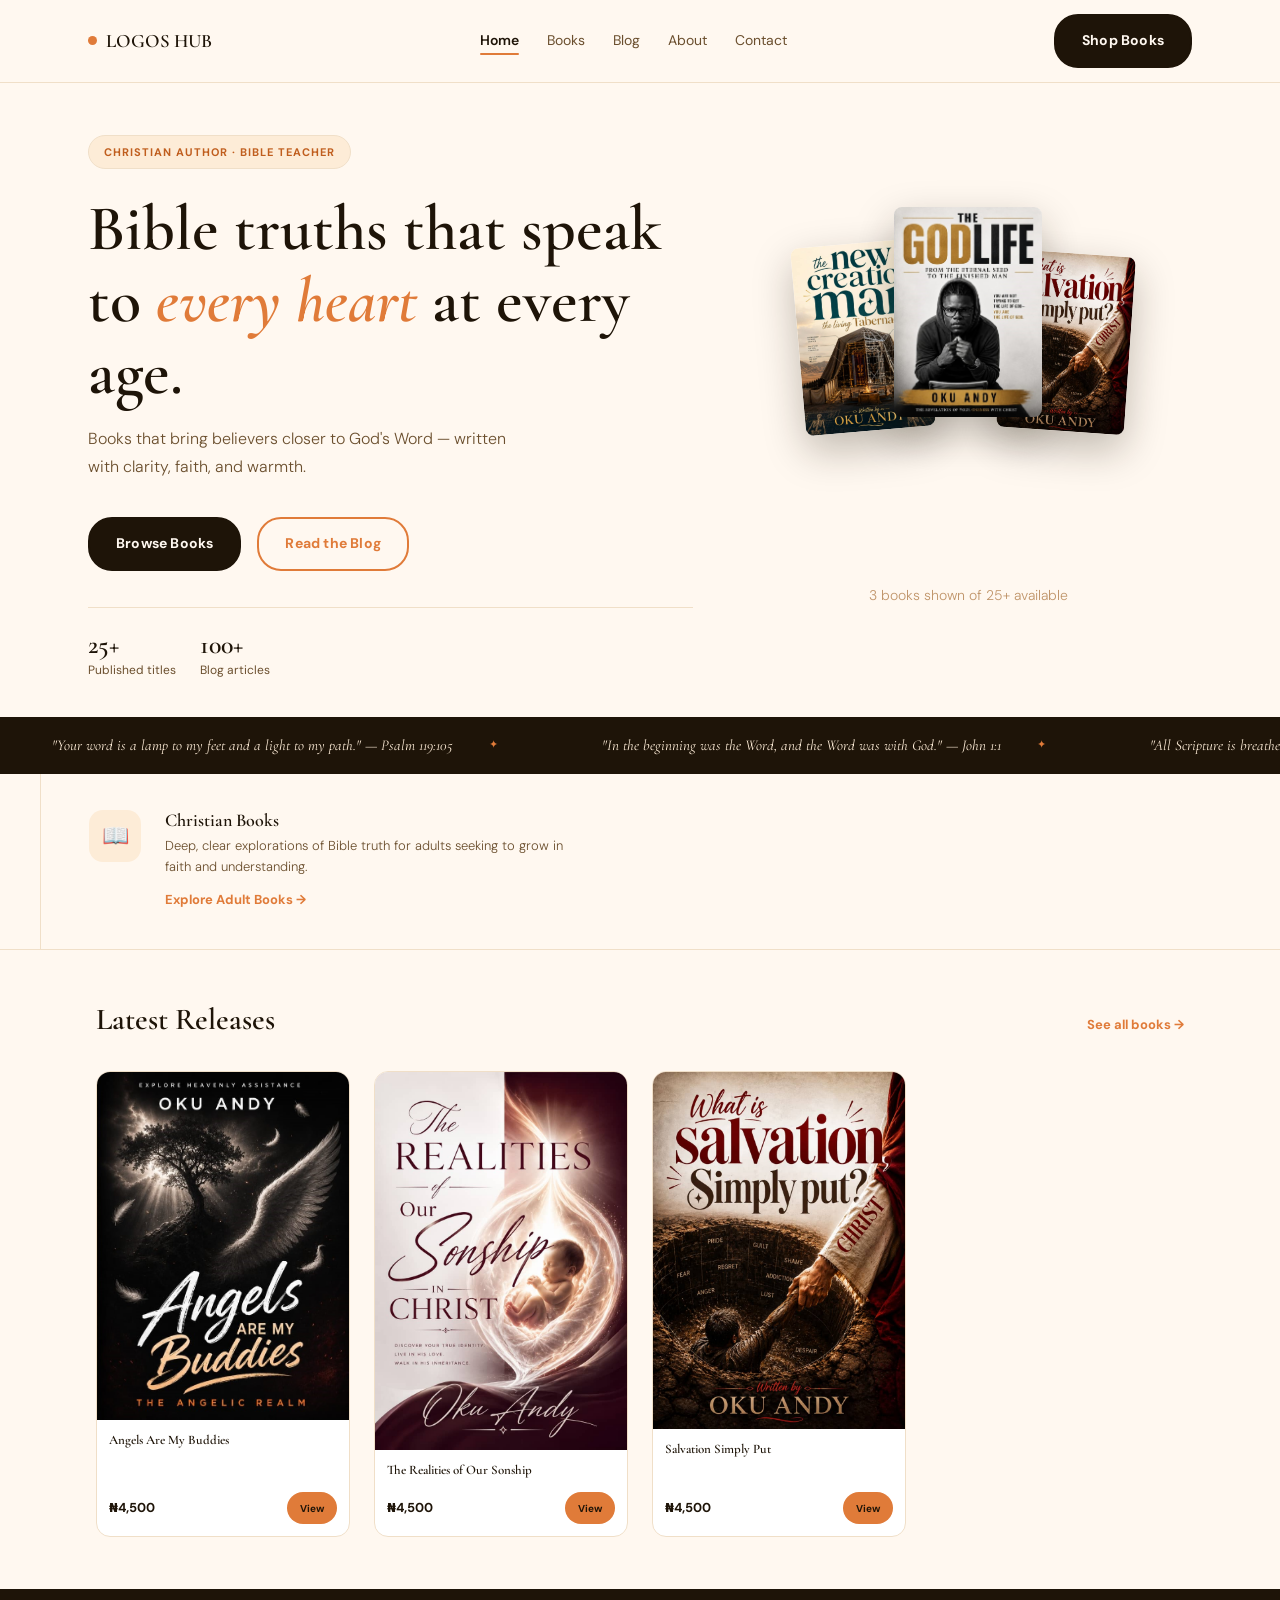
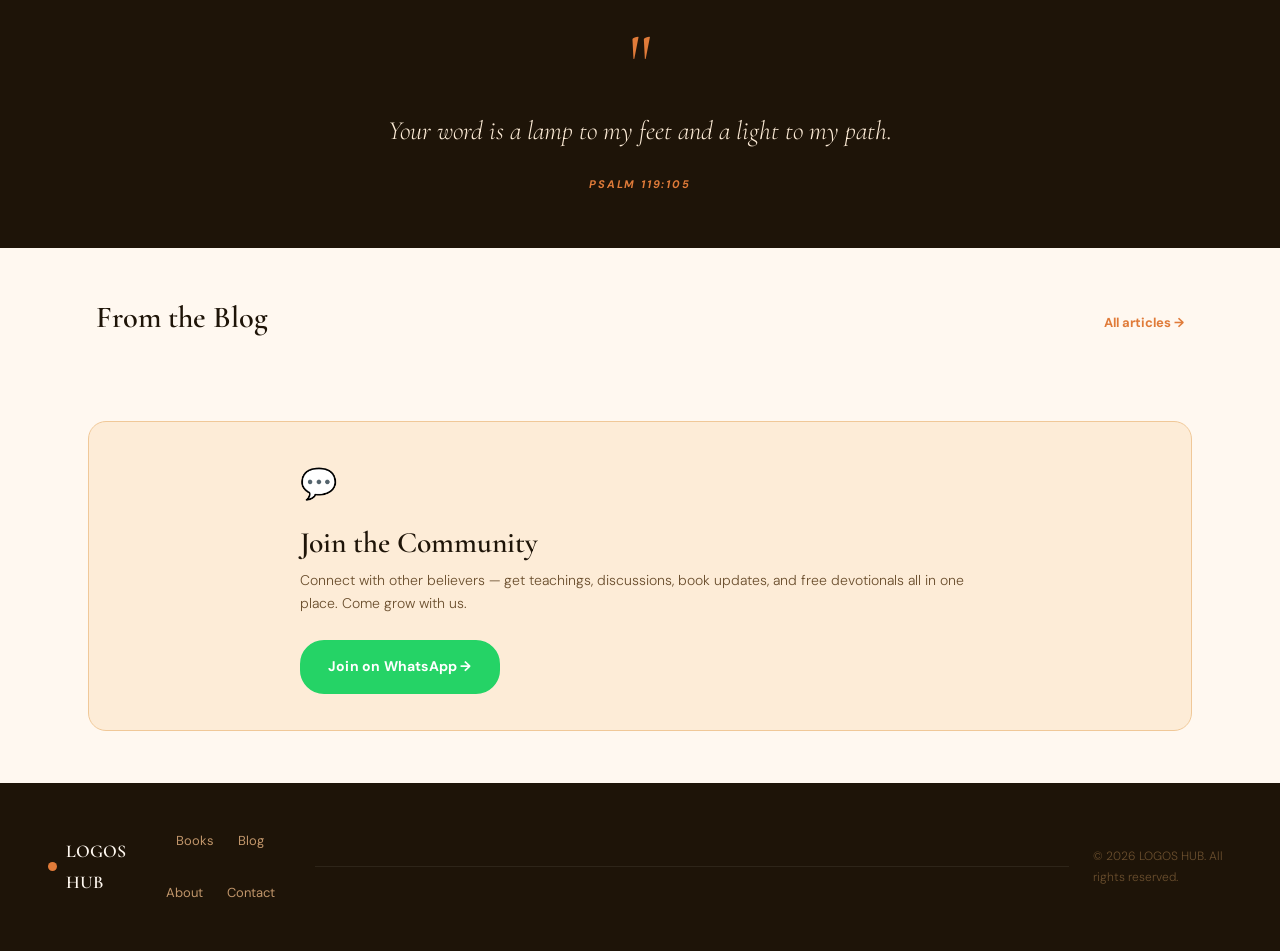
<file: index.html>
<!DOCTYPE html>
<html lang="en">
<head>
  <meta charset="UTF-8">
  <meta name="viewport" content="width=device-width, initial-scale=1.0">
  <title>LOGOS HUB — Bible Books for Adults | Nigerian Christian Author</title>
  <meta name="description" content="LOGOS HUB is the official website of a Nigerian Christian author. Discover Bible-based books for adult believers, read devotionals, and purchase directly.">
  <meta property="og:title" content="LOGOS HUB — Bible Books for Every Heart">
  <meta property="og:description" content="Bible truths that speak to every heart. Books for adult believers by a Nigerian Christian author.">
  <meta property="og:type" content="website">
  <link rel="preconnect" href="https://fonts.googleapis.com">
  <link rel="preconnect" href="https://fonts.gstatic.com" crossorigin>
  <link rel="stylesheet" href="css/style.css">
</head>
<body>

  <!-- ============================================================
       SITE HEADER / NAVIGATION
       ============================================================ -->
  <header class="site-header">
    <nav class="nav-inner" aria-label="Main navigation">
      <a href="index.html" class="nav-logo page-link" aria-label="LOGOS HUB — Home">
        <span class="logo-dot" aria-hidden="true"></span>
        LOGOS HUB
      </a>

      <!-- Desktop nav links (hidden on mobile) -->
      <div class="nav-links" role="list">
        <a href="index.html"   class="nav-link active page-link" role="listitem" aria-current="page">Home</a>
        <a href="books.html"   class="nav-link page-link" role="listitem">Books</a>
        <a href="blog.html"    class="nav-link page-link" role="listitem">Blog</a>
        <a href="about.html"   class="nav-link page-link" role="listitem">About</a>
        <a href="contact.html" class="nav-link page-link" role="listitem">Contact</a>
      </div>

      <a href="books.html" class="btn btn-primary nav-cta page-link">Shop Books</a>

      <!-- Hamburger (mobile only) -->
      <button class="nav-toggle" aria-label="Open menu" aria-expanded="false" aria-controls="mobileMenu" id="navToggle">
        <span class="nav-toggle-bar" aria-hidden="true"></span>
        <span class="nav-toggle-bar" aria-hidden="true"></span>
        <span class="nav-toggle-bar" aria-hidden="true"></span>
      </button>
    </nav>

    <!-- Mobile drawer -->
    <nav class="nav-mobile-menu closed" id="mobileMenu" aria-label="Mobile navigation" aria-hidden="true">
      <ul class="nav-mobile-links">
        <li><a href="index.html"   class="nav-mobile-link active page-link" aria-current="page">Home</a></li>
        <li><a href="books.html"   class="nav-mobile-link page-link">Books</a></li>
        <li><a href="blog.html"    class="nav-mobile-link page-link">Blog</a></li>
        <li><a href="about.html"   class="nav-mobile-link page-link">About</a></li>
        <li><a href="contact.html" class="nav-mobile-link page-link">Contact</a></li>
      </ul>
      <div class="nav-mobile-cta">
        <a href="books.html" class="btn btn-orange btn-block page-link">Shop Books</a>
      </div>
    </nav>
  </header>

  <!-- ============================================================
       MAIN CONTENT
       ============================================================ -->
  <main id="main-content">

    <!-- ── 1. HERO ────────────────────────────────────────────── -->
    <section class="hero" aria-labelledby="heroHeadline">
      <div class="hero-inner">

        <!-- Left: text content -->
        <div class="hero-left">
          <div class="hero-tag" aria-label="Author description">Christian Author · Bible Teacher</div>

          <h1 class="hero-headline" id="heroHeadline">
            Bible truths that speak to <em>every heart</em> at every age.
          </h1>

          <p class="hero-sub">
            Books that bring believers closer to God's Word — written with clarity, faith, and warmth.
          </p>

          <div class="hero-btns">
            <a href="books.html" class="btn btn-primary page-link">Browse Books</a>
            <a href="blog.html"  class="btn btn-secondary page-link">Read the Blog</a>
          </div>

          <!-- Stats row -->
          <div class="hero-stats" aria-label="Author statistics">
            <div class="hero-stat">
              <div class="hero-stat-num">25+</div>
              <div class="hero-stat-label">Published titles</div>
            </div>
            <!-- CHILDREN SECTION HIDDEN — restore hero-stat for book categories when re-enabled -->
            <div class="hero-stat">
              <div class="hero-stat-num">100+</div>
              <div class="hero-stat-label">Blog articles</div>
            </div>
          </div>
        </div>

        <!-- Right: book cover visual — real images, clickable -->
        <div class="hero-visual-wrap">
          <div class="hero-books" role="list" aria-label="Featured books">

            <!-- Book A — New Creation Man (tilted left) -->
            <a href="book-detail.html?slug=new-creation-man"
               class="hero-book hero-book--a page-link"
               role="listitem"
               aria-label="View New Creation Man">
              <img src="images/new creation man.jpeg"
                   alt="Book cover: New Creation Man"
                   loading="eager">
            </a>

            <!-- Book B — The God Life (centre, front) -->
            <a href="book-detail.html?slug=the-god-life"
               class="hero-book hero-book--b page-link"
               role="listitem"
               aria-label="View The God Life">
              <img src="images/the God life.jpeg"
                   alt="Book cover: The God Life"
                   loading="eager">
            </a>

            <!-- Book C — Salvation Simply Put (tilted right) -->
            <a href="book-detail.html?slug=salvation-simply-put"
               class="hero-book hero-book--c page-link"
               role="listitem"
               aria-label="View Salvation Simply Put">
              <img src="images/salvation simply put.jpeg"
                   alt="Book cover: Salvation Simply Put"
                   loading="eager">
            </a>

          </div>
          <p class="hero-book-caption">3 books shown of 25+ available</p>
        </div>


      </div>
    </section>

    <!-- ── 2. SCRIPTURE BANNER (MARQUEE) ──────────────────────── -->
    <div class="scripture-banner" aria-label="Scripture quote" role="marquee">
      <div class="marquee-track" aria-hidden="true">
        <!-- Quote repeated twice for seamless loop -->
        <span class="marquee-item">"Your word is a lamp to my feet and a light to my path." — Psalm 119:105</span>
        <span class="marquee-item">"In the beginning was the Word, and the Word was with God." — John 1:1</span>
        <span class="marquee-item">"All Scripture is breathed out by God and profitable for teaching." — 2 Timothy 3:16</span>
        <span class="marquee-item">"Your word is a lamp to my feet and a light to my path." — Psalm 119:105</span>
        <span class="marquee-item">"In the beginning was the Word, and the Word was with God." — John 1:1</span>
        <span class="marquee-item">"All Scripture is breathed out by God and profitable for teaching." — 2 Timothy 3:16</span>
      </div>
    </div>

    <!-- ── 3. CATEGORIES ──────────────────────────────────────── -->
    <section class="categories reveal" aria-labelledby="categoriesHeading">
      <h2 class="sr-only" id="categoriesHeading">Book Categories</h2>
      <div class="categories-inner">

        <!-- Adult books card -->
        <a href="books.html#adult-books" class="category-card page-link" aria-label="Explore Adult Christian Books">
          <div class="category-icon category-icon--adult" aria-hidden="true">📖</div>
          <div class="category-content">
            <h3 class="category-title">Christian Books</h3>
            <p class="category-desc">Deep, clear explorations of Bible truth for adults seeking to grow in faith and understanding.</p>
            <span class="category-link">Explore Adult Books →</span>
          </div>
        </a>

        <!-- CHILDREN'S BOOKS CATEGORY CARD — hidden per author request; restore when ready
        <a href="books.html#childrens-books" class="category-card page-link" aria-label="Explore Children's Books">
          <div class="category-icon category-icon--children" aria-hidden="true">🌟</div>
          <div class="category-content">
            <h3 class="category-title">Children's Books</h3>
            <p class="category-desc">Bright, simple stories that help children aged 3–10 encounter God's Word in a way they understand.</p>
            <span class="category-link">Explore Children's Books →</span>
          </div>
        </a>
        -->

      </div>
    </section>

    <!-- ── 4. FEATURED BOOKS ───────────────────────────────────── -->
    <section class="section-pad" aria-labelledby="featuredBooksTitle">
      <div class="container">
        <div class="section-header">
          <h2 class="section-title" id="featuredBooksTitle">Latest Releases</h2>
          <a href="books.html" class="section-link page-link">See all books →</a>
        </div>

        <div class="books-grid" id="latestReleasesGrid">
          <!-- Populated dynamically by home.js from books.js data -->
        </div>
      </div>
    </section>

    <!-- ── 5. SCRIPTURE QUOTE BLOCK ───────────────────────────── -->
    <section class="scripture-quote reveal" aria-labelledby="quoteText">
      <div class="scripture-quote-inner">
        <span class="scripture-quote-mark" aria-hidden="true">"</span>
        <blockquote>
          <p class="scripture-quote-text" id="quoteText">
            Your word is a lamp to my feet and a light to my path.
          </p>
          <footer>
            <cite class="scripture-quote-ref">Psalm 119:105</cite>
          </footer>
        </blockquote>
      </div>
    </section>

    <!-- ── 6. BLOG PREVIEW ────────────────────────────────────── -->
    <section class="section-pad" aria-labelledby="blogPreviewTitle">
      <div class="container">
        <div class="section-header">
          <h2 class="section-title" id="blogPreviewTitle">From the Blog</h2>
          <a href="blog.html" class="section-link page-link">All articles →</a>
        </div>

        <div class="articles-grid" id="homeArticlesGrid">
        </div>
      </div>
    </section>

    <!-- ── 7. COMMUNITY INVITE ───────────────────────────────────── -->
    <section class="newsletter reveal" aria-labelledby="communityTitle">
      <div class="newsletter-inner">
        <span class="newsletter-icon" aria-hidden="true">💬</span>
        <h2 class="newsletter-title" id="communityTitle">Join the Community</h2>
        <p class="newsletter-desc">Connect with other believers — get teachings, discussions, book updates, and free devotionals all in one place. Come grow with us.</p>
        <div class="newsletter-form">
          <a
            href="https://chat.whatsapp.com/EqP9nsb1FS9L6CQT7eXwUk?s=cl&p=a&mlu=4"
            class="btn btn-whatsapp"
            target="_blank"
            rel="noopener noreferrer"
            id="whatsappCommunityBtn"
          >Join on WhatsApp →</a>
        </div>
      </div>
    </section>

  </main>

  <!-- ============================================================
       SITE FOOTER
       ============================================================ -->
  <footer class="site-footer">
    <div class="footer-inner">
      <a href="index.html" class="footer-logo page-link" aria-label="LOGOS HUB — Home">
        <span class="logo-dot" aria-hidden="true"></span>
        LOGOS HUB
      </a>
      <nav class="footer-nav" aria-label="Footer navigation">
        <a href="books.html"   class="footer-link page-link">Books</a>
        <a href="blog.html"    class="footer-link page-link">Blog</a>
        <a href="about.html"   class="footer-link page-link">About</a>
        <a href="contact.html" class="footer-link page-link">Contact</a>
      </nav>
      <hr class="footer-divider">
      <p class="footer-copy">&copy; 2026 LOGOS HUB. All rights reserved.</p>
    </div>
  </footer>

  <!-- ============================================================
       SCRIPTS
       nav.js runs on every page — mobile menu + scroll header
       ============================================================ -->
  <script src="js/books.js" defer></script>
  <script src="js/home.js" defer></script>
  <script src="js/nav.js" defer></script>
  <script src="js/reveal.js" defer></script>

</body>
</html>
</file>
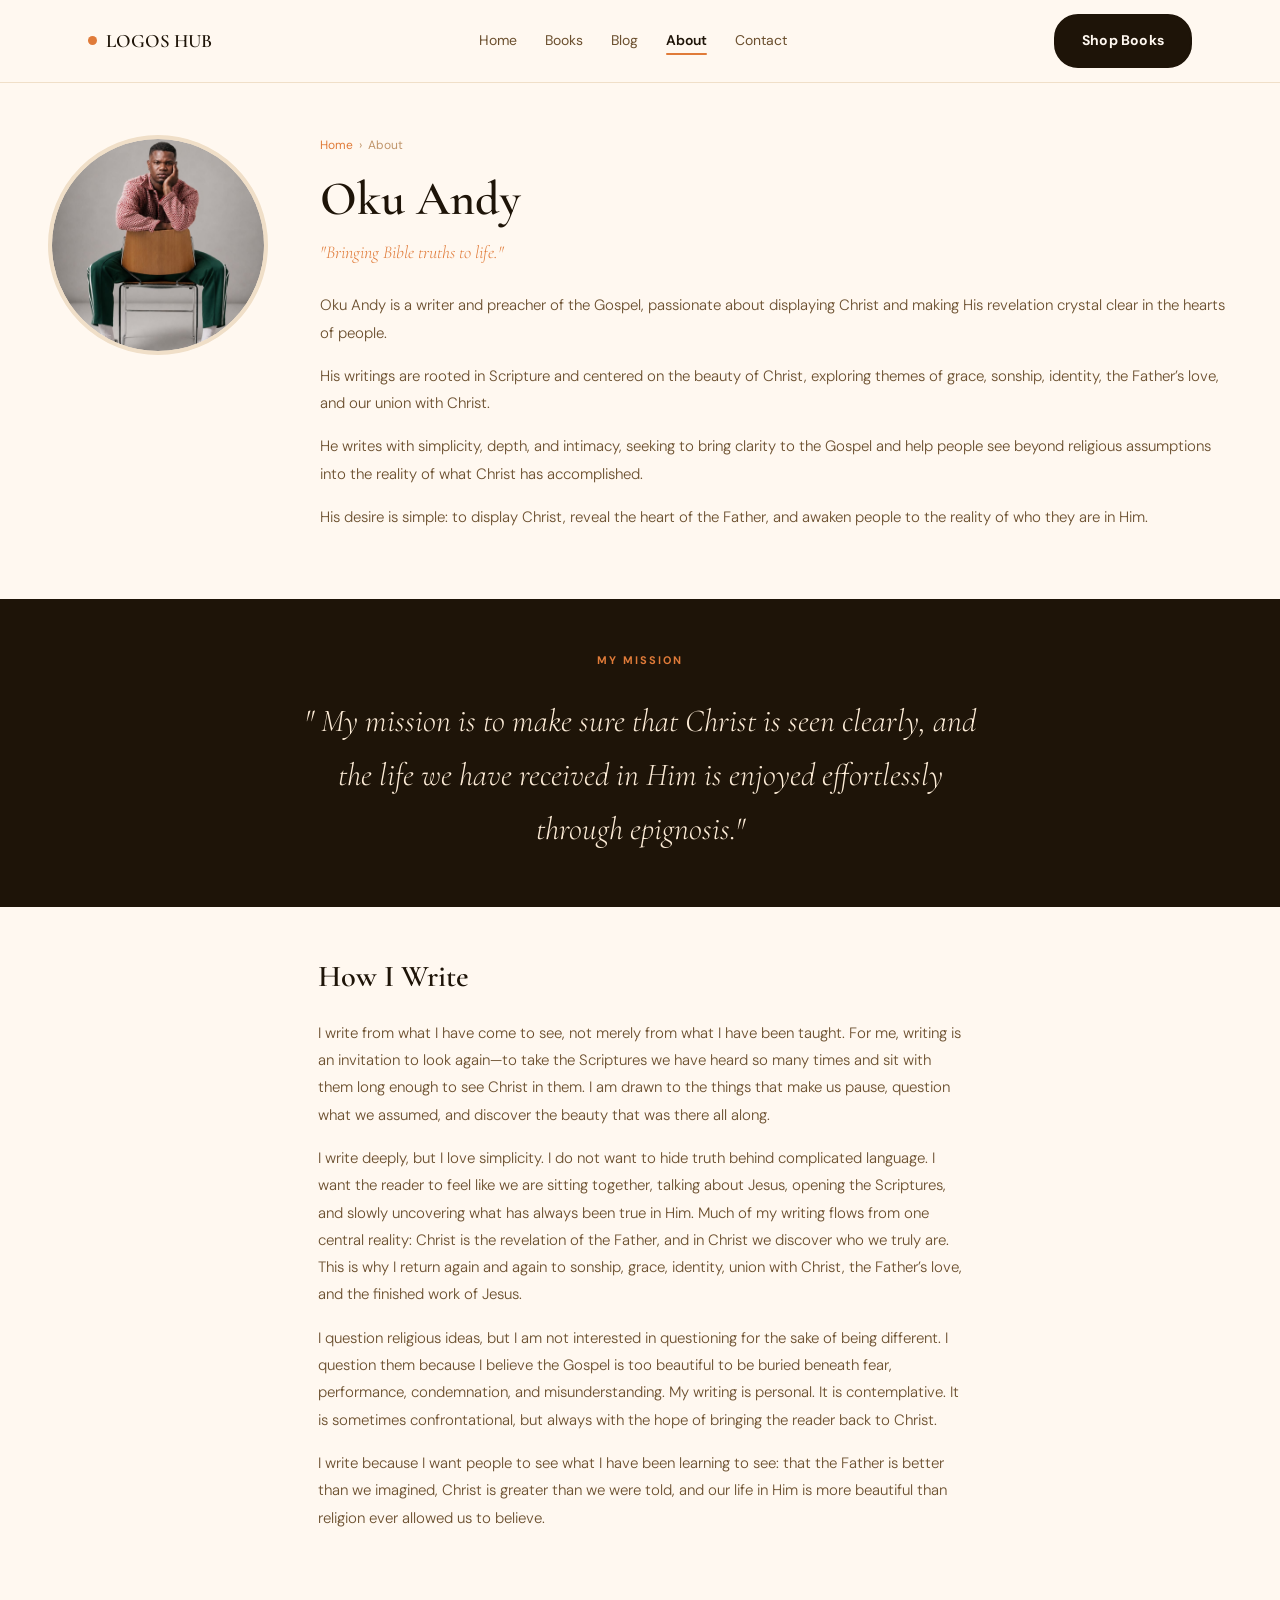
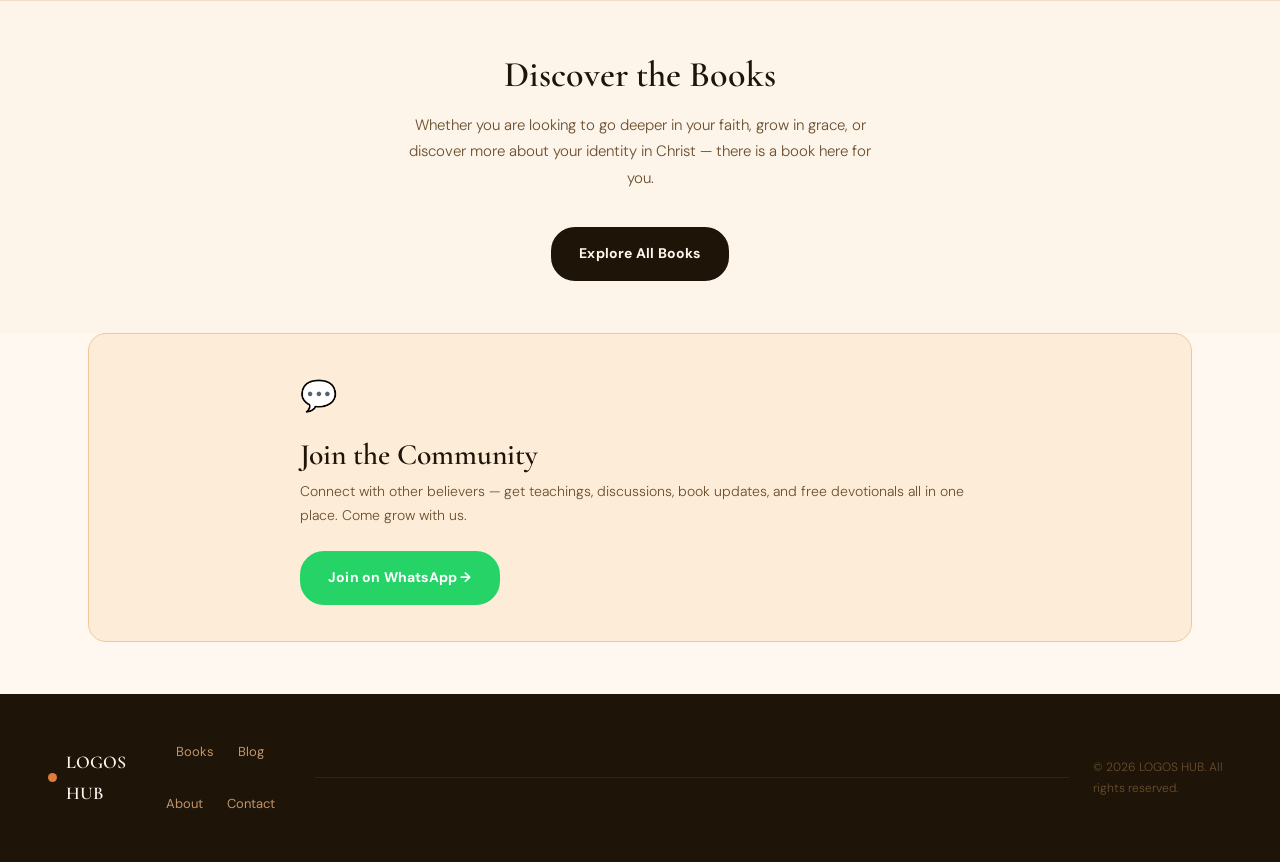
<file: about.html>
<!DOCTYPE html>
<html lang="en">
<head>
  <meta charset="UTF-8">
  <meta name="viewport" content="width=device-width, initial-scale=1.0">
  <title>About — LOGOS HUB</title>
  <meta name="description" content="Learn about the author behind LOGOS HUB — a Nigerian Christian writer whose books bring Bible truths to adults and children with clarity, warmth, and faith.">
  <meta property="og:title" content="About the Author — LOGOS HUB">
  <meta property="og:type" content="profile">
  <link rel="preconnect" href="https://fonts.googleapis.com">
  <link rel="preconnect" href="https://fonts.gstatic.com" crossorigin>
  <link rel="stylesheet" href="css/style.css">
</head>
<body>

  <!-- ============================================================
       SITE HEADER / NAVIGATION
       ============================================================ -->
  <header class="site-header">
    <nav class="nav-inner" aria-label="Main navigation">
      <a href="index.html" class="nav-logo page-link" aria-label="LOGOS HUB — Home">
        <span class="logo-dot" aria-hidden="true"></span>
        LOGOS HUB
      </a>
      <div class="nav-links" role="list">
        <a href="index.html"   class="nav-link page-link" role="listitem">Home</a>
        <a href="books.html"   class="nav-link page-link" role="listitem">Books</a>
        <a href="blog.html"    class="nav-link page-link" role="listitem">Blog</a>
        <a href="about.html"   class="nav-link active page-link" role="listitem" aria-current="page">About</a>
        <a href="contact.html" class="nav-link page-link" role="listitem">Contact</a>
      </div>
      <a href="books.html" class="btn btn-primary nav-cta page-link">Shop Books</a>
      <button class="nav-toggle" aria-label="Open menu" aria-expanded="false" aria-controls="mobileMenu" id="navToggle">
        <span class="nav-toggle-bar" aria-hidden="true"></span>
        <span class="nav-toggle-bar" aria-hidden="true"></span>
        <span class="nav-toggle-bar" aria-hidden="true"></span>
      </button>
    </nav>
    <nav class="nav-mobile-menu closed" id="mobileMenu" aria-label="Mobile navigation" aria-hidden="true">
      <ul class="nav-mobile-links">
        <li><a href="index.html"   class="nav-mobile-link page-link">Home</a></li>
        <li><a href="books.html"   class="nav-mobile-link page-link">Books</a></li>
        <li><a href="blog.html"    class="nav-mobile-link page-link">Blog</a></li>
        <li><a href="about.html"   class="nav-mobile-link active page-link">About</a></li>
        <li><a href="contact.html" class="nav-mobile-link page-link">Contact</a></li>
      </ul>
      <div class="nav-mobile-cta">
        <a href="books.html" class="btn btn-orange btn-block page-link">Shop Books</a>
      </div>
    </nav>
  </header>

  <!-- ============================================================
       MAIN CONTENT
       ============================================================ -->
  <main id="main-content">

    <!-- ── ABOUT HERO ─────────────────────────────────────────── -->
    <section class="about-hero" aria-labelledby="aboutAuthorName">
      <div class="about-hero-inner">

        <!-- Author photo -->
        <div class="author-photo-placeholder" aria-label="Author photo">
            <img src="images/Author.jpeg" alt="Oku Andy" loading="eager">
        </div>

        <!-- Bio content -->
        <div class="about-hero-content reveal">
          <nav class="breadcrumb" aria-label="Breadcrumb">
            <a href="index.html" class="page-link">Home</a>
            <span aria-hidden="true">›</span>
            <span aria-current="page">About</span>
          </nav>

          <h1 class="about-hero-name" id="aboutAuthorName">
            Oku Andy
          </h1>

          <p class="about-hero-tagline">
            "Bringing Bible truths to life."
          </p>

          <div class="about-hero-bio">
            <p>
              Oku Andy is a writer and preacher of the Gospel, passionate about displaying Christ and making His revelation crystal clear in the hearts of people.
            </p>
            <p>
              His writings are rooted in Scripture and centered on the beauty of Christ, exploring themes of grace, sonship, identity, the Father’s love, and our union with Christ.
            </p>
            <p>
              He writes with simplicity, depth, and intimacy, seeking to bring clarity to the Gospel and help people see beyond religious assumptions into the reality of what Christ has accomplished.
            </p>
            <p>
              His desire is simple: to display Christ, reveal the heart of the Father, and awaken people to the reality of who they are in Him.
            </p>
          </div>
        </div>

      </div>
    </section>

    <!-- ── MISSION STATEMENT ──────────────────────────────────── -->
    <section class="about-mission reveal" aria-labelledby="missionText">
      <div class="about-mission-inner">
        <span class="about-mission-label">My Mission</span>
        <p class="about-mission-text" id="missionText">
          " My mission is to make sure that Christ is seen clearly, and the life we have received in Him is enjoyed effortlessly through epignosis."
        </p>
      </div>
    </section>

    <!-- ── WRITING PHILOSOPHY ─────────────────────────────────── -->
    <section class="section-pad reveal" aria-labelledby="philosophyTitle">
      <div class="container container--narrow">
        <h2 class="section-title section-title--spaced" id="philosophyTitle">How I Write</h2>
        <div class="about-hero-bio">
          <p>
            I write from what I have come to see, not merely from what I have been taught. For me, writing is an invitation to look again—to take the Scriptures we have heard so many times and sit with them long enough to see Christ in them. I am drawn to the things that make us pause, question what we assumed, and discover the beauty that was there all along.
          </p>
          <p>
            I write deeply, but I love simplicity. I do not want to hide truth behind complicated language. I want the reader to feel like we are sitting together, talking about Jesus, opening the Scriptures, and slowly uncovering what has always been true in Him. Much of my writing flows from one central reality: Christ is the revelation of the Father, and in Christ we discover who we truly are. This is why I return again and again to sonship, grace, identity, union with Christ, the Father’s love, and the finished work of Jesus.
          </p>
          <p>
            I question religious ideas, but I am not interested in questioning for the sake of being different. I question them because I believe the Gospel is too beautiful to be buried beneath fear, performance, condemnation, and misunderstanding. My writing is personal. It is contemplative. It is sometimes confrontational, but always with the hope of bringing the reader back to Christ.
          </p>
          <p>
            I write because I want people to see what I have been learning to see: that the Father is better than we imagined, Christ is greater than we were told, and our life in Him is more beautiful than religion ever allowed us to believe.
          </p>
        </div>
      </div>
    </section>

    <!-- ── BOOKS CTA ──────────────────────────────────────────── -->
    <section class="about-books-cta reveal" aria-labelledby="aboutCtaTitle">
      <h2 class="about-books-cta-title" id="aboutCtaTitle">Discover the Books</h2>
      <p class="about-books-cta-desc">
        Whether you are looking to go deeper in your faith, grow in grace, or discover more about your identity in Christ — there is a book here for you.
      </p>
      <div class="about-books-cta-btns">
        <a href="books.html" class="btn btn-primary page-link">Explore All Books</a>
      </div>
    </section>

    <!-- ── COMMUNITY INVITE ─────────────────────────────────── -->
    <section class="newsletter reveal" aria-labelledby="communityTitle">
      <div class="newsletter-inner">
        <span class="newsletter-icon" aria-hidden="true">💬</span>
        <h2 class="newsletter-title" id="communityTitle">Join the Community</h2>
        <p class="newsletter-desc">Connect with other believers — get teachings, discussions, book updates, and free devotionals all in one place. Come grow with us.</p>
        <div class="newsletter-form">
          <a
            href="https://chat.whatsapp.com/EqP9nsb1FS9L6CQT7eXwUk?s=cl&p=a&mlu=4"
            class="btn btn-whatsapp"
            target="_blank"
            rel="noopener noreferrer"
            id="whatsappCommunityBtn"
          >Join on WhatsApp →</a>
        </div>
      </div>
    </section>

  </main>

  <!-- ============================================================
       SITE FOOTER
       ============================================================ -->
  <footer class="site-footer">
    <div class="footer-inner">
      <a href="index.html" class="footer-logo page-link" aria-label="LOGOS HUB — Home">
        <span class="logo-dot" aria-hidden="true"></span>
        LOGOS HUB
      </a>
      <nav class="footer-nav" aria-label="Footer navigation">
        <a href="books.html"   class="footer-link page-link">Books</a>
        <a href="blog.html"    class="footer-link page-link">Blog</a>
        <a href="about.html"   class="footer-link page-link">About</a>
        <a href="contact.html" class="footer-link page-link">Contact</a>
      </nav>
      <hr class="footer-divider">
      <p class="footer-copy">© 2026 LOGOS HUB. All rights reserved.</p>
    </div>
  </footer>

  <!-- ============================================================
       SCRIPTS
       ============================================================ -->
  <script src="js/nav.js" defer></script>
  <script src="js/reveal.js" defer></script>

</body>
</html>
</file>
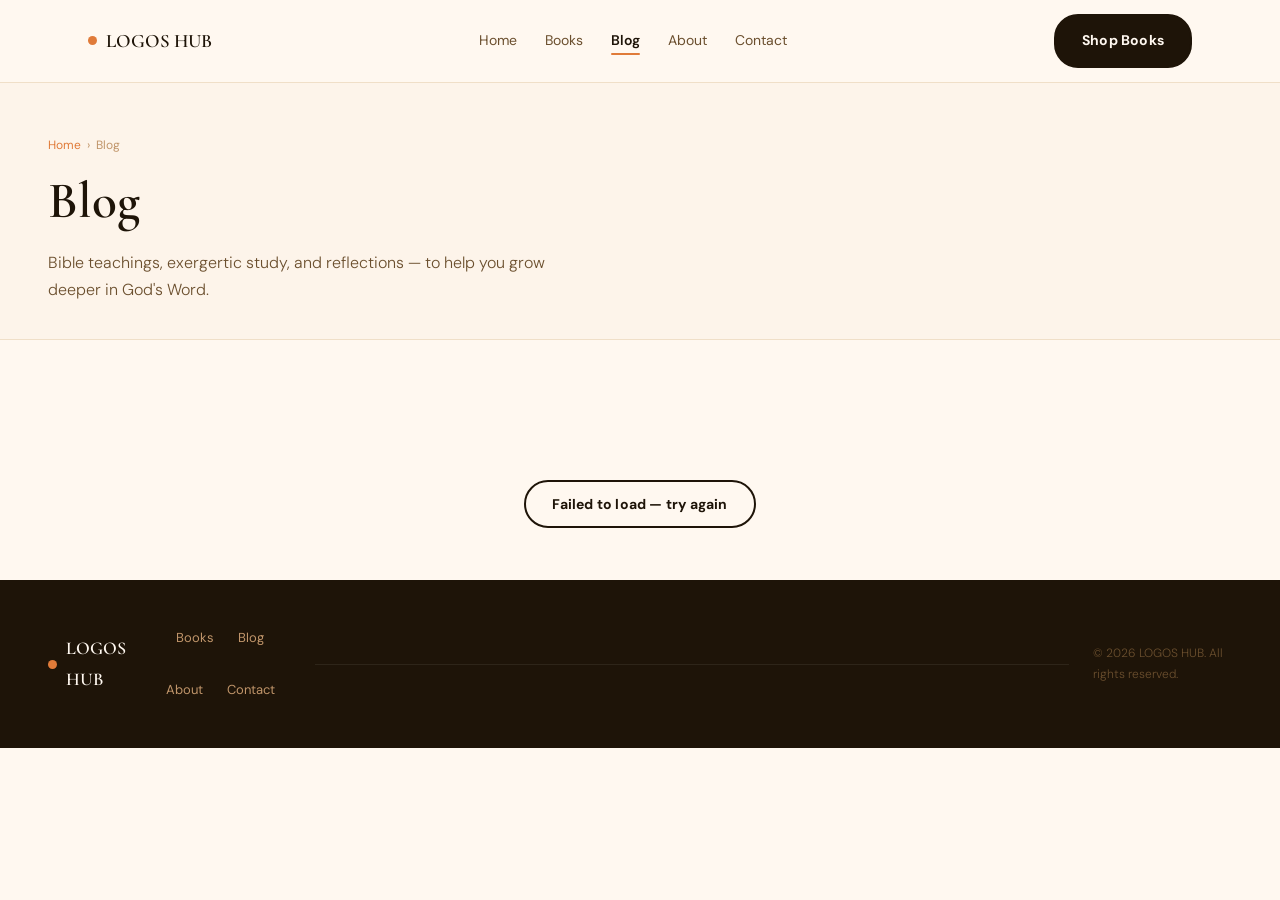
<file: article.html>
<!DOCTYPE html>
<html lang="en">
<head>
  <meta charset="UTF-8">
  <meta name="viewport" content="width=device-width, initial-scale=1.0">
  <!--
    TEMPLATE PAGE — ARCHITECTURE NOTE FOR JS DEVELOPER:
    ====================================================
    This is a single reusable template populated dynamically via JavaScript.

    On page load, JS should:
    1. Read the slug from URL: const slug = new URLSearchParams(location.search).get('slug')
    2. Fetch the article from the Hashnode GraphQL API using the slug
    3. Populate all elements with the correct content (title, body HTML, tags, date, etc.)
    4. Set document.title and the meta description dynamically

    Hashnode GraphQL API endpoint: https://gql.hashnode.com
    Query: publication(host: "your-hashnode-username.hashnode.dev").post(slug: slug)
    Fields: title, content { html }, brief, publishedAt, readTimeInMinutes, tags { name },
            author { name, photo { url } }, coverImage { url }
  -->
  <title>Article Title — LOGOS HUB Blog</title>
  <meta name="description" content="Read this article from the LOGOS HUB blog.">
  <meta property="og:type" content="article">
  <link rel="preconnect" href="https://fonts.googleapis.com">
  <link rel="preconnect" href="https://fonts.gstatic.com" crossorigin>
  <link rel="stylesheet" href="css/style.css">
</head>
<body>

  <!-- ============================================================
       SITE HEADER / NAVIGATION
       ============================================================ -->
  <header class="site-header">
    <nav class="nav-inner" aria-label="Main navigation">
      <a href="index.html" class="nav-logo page-link" aria-label="LOGOS HUB — Home">
        <span class="logo-dot" aria-hidden="true"></span>
        LOGOS HUB
      </a>
      <div class="nav-links" role="list">
        <a href="index.html"   class="nav-link page-link" role="listitem">Home</a>
        <a href="books.html"   class="nav-link page-link" role="listitem">Books</a>
        <a href="blog.html"    class="nav-link active page-link" role="listitem" aria-current="page">Blog</a>
        <a href="about.html"   class="nav-link page-link" role="listitem">About</a>
        <a href="contact.html" class="nav-link page-link" role="listitem">Contact</a>
      </div>
      <a href="books.html" class="btn btn-primary nav-cta page-link">Shop Books</a>
      <button class="nav-toggle" aria-label="Open menu" aria-expanded="false" aria-controls="mobileMenu" id="navToggle">
        <span class="nav-toggle-bar" aria-hidden="true"></span>
        <span class="nav-toggle-bar" aria-hidden="true"></span>
        <span class="nav-toggle-bar" aria-hidden="true"></span>
      </button>
    </nav>
    <nav class="nav-mobile-menu closed" id="mobileMenu" aria-label="Mobile navigation" aria-hidden="true">
      <ul class="nav-mobile-links">
        <li><a href="index.html"   class="nav-mobile-link page-link">Home</a></li>
        <li><a href="books.html"   class="nav-mobile-link page-link">Books</a></li>
        <li><a href="blog.html"    class="nav-mobile-link active page-link">Blog</a></li>
        <li><a href="about.html"   class="nav-mobile-link page-link">About</a></li>
        <li><a href="contact.html" class="nav-mobile-link page-link">Contact</a></li>
      </ul>
      <div class="nav-mobile-cta">
        <a href="books.html" class="btn btn-orange btn-block page-link">Shop Books</a>
      </div>
    </nav>
  </header>

  <!-- ============================================================
       MAIN CONTENT
       ============================================================ -->
  <main id="main-content">

    <!-- ── SINGLE ARTICLE ────────────────────────────────────── -->
    <article class="article-page" aria-labelledby="articleTitle">

      <!-- Article header -->
      <header class="article-header">
        <!-- Breadcrumb -->
        <nav class="breadcrumb breadcrumb--spaced" aria-label="Breadcrumb">
          <a href="index.html" class="page-link">Home</a>
          <span aria-hidden="true">›</span>
          <a href="blog.html" class="page-link">Blog</a>
          <span aria-hidden="true">›</span>
          <!-- JS: populate with article title (truncated if long) -->
          <span aria-current="page" data-article-field="breadcrumb">Article</span>
        </nav>

        <!-- Tag / category -->
        <!-- JS: populate tag from article data -->
        <span class="article-header-tag" data-article-field="tag">Bible Study</span>

        <!-- Title -->
        <h1 class="article-header-title" id="articleTitle" data-article-field="title">Loading…</h1>

        <!-- Meta: date + read time -->
        <div class="article-meta" aria-label="Article metadata">
          <time datetime="" data-article-field="date"></time>
          <span class="article-meta-dot" aria-hidden="true"></span>
          <span data-article-field="readTime"></span>
        </div>

        <!-- Author row -->
        <div class="article-author-row">
          <div class="article-author-avatar" aria-hidden="true">
          <img src="images/Author.jpeg" alt="Oku Andy">
          </div>
          <div>
            <!-- JS: from post.author.name -->
            <div class="article-author-name">Oku Andy</div>
            <div class="article-author-role">Christian Author &amp; Bible Teacher</div>
          </div>
        </div>
      </header>

      <!-- Article body -->
      <!--
        JS: innerHTML of .article-body is replaced with post.content.html from Hashnode.
        Hashnode returns clean HTML — headings become <h2>, <h3>; paragraphs become <p>;
        blockquotes become <blockquote>. All of these are already styled in style.css.
        The JS developer only needs: document.querySelector('.article-body').innerHTML = post.content.html
      -->
      <div class="article-body" id="articleBody" data-article-field="bodyHtml">

        <p>
          Luke 17:21 contains one of the most quoted — and perhaps most misunderstood — phrases in all of the Gospels. When the Pharisees demanded to know when the Kingdom of God would come, Jesus replied: <em>"The kingdom of God is not coming in ways that can be observed, nor will they say, 'Look, here it is!' or 'There!' For behold, the kingdom of God is in the midst of you."</em>
        </p>

        <p>
          Over the centuries, this verse has been lifted out of context and used to justify all kinds of ideas — from mystical inwardness to pantheism to new-age spirituality. But what did Jesus actually mean? And what does it mean for you as a believer today?
        </p>

        <h2>The Context: Who Was Jesus Talking To?</h2>

        <p>
          The answer to the question begins with the audience. Jesus was speaking to <em>the Pharisees</em> — religious leaders who were hostile to him and his ministry. They did not believe in him. So it would make very little sense for Jesus to tell them that the Kingdom of God was somehow already living inside them.
        </p>

        <blockquote>
          <p>"The kingdom of God is not coming with signs to be observed." — Luke 17:20</p>
        </blockquote>

        <h2>What Does "In Your Midst" Actually Mean?</h2>

        <p>
          The Greek phrase translated "within you" or "in the midst of you" is <em>entos hymōn</em>. While it <em>can</em> mean "within" in an interior sense, it also commonly means "in your midst" or "among you." Given the context — Jesus standing right in front of the Pharisees — the translation "in your midst" is almost certainly more accurate.
        </p>

        <p>
          Jesus was saying: the King himself is standing here in front of you. The Kingdom is not something you watch for on the horizon. It has arrived — in the person of Jesus.
        </p>

        <h3>Implications for Believers Today</h3>

        <p>
          If the Kingdom of God arrived in Jesus, and Jesus now lives in you by his Spirit — then the Kingdom of God is <em>truly</em> within every believer. Not in the new-age, self-focused sense that this phrase is often used today, but in the profound sense that the King himself has taken up residence in your heart.
        </p>

        <p>
          This means the Kingdom is not something you are waiting for from a distance. It is something you are already participating in. Every act of love, justice, truth-telling, and grace is an expression of the Kingdom breaking into the present world through you.
        </p>

      </div>

    </article>

    <!-- ── ARTICLE SHARE ─────────────────────────────────────── -->
    <section class="article-share" aria-label="Share this article">
      <div class="article-share-inner">
        <span class="article-share-label">Share this article:</span>
        <div class="article-share-btns">
          <!--
            JS: .share-btn--whatsapp click constructs WhatsApp share URL:
            https://wa.me/?text=encodeURIComponent(articleTitle + ' - ' + window.location.href)
          -->
          <button class="share-btn share-btn--whatsapp" id="shareWhatsapp" aria-label="Share on WhatsApp">
            📱 WhatsApp
          </button>
          <!--
            JS: .share-btn--copy click copies window.location.href to clipboard
            and briefly changes button text to "Copied!"
          -->
          <button class="share-btn share-btn--copy" id="shareCopyLink" aria-label="Copy article link to clipboard">
            🔗 Copy Link
          </button>
        </div>
      </div>
    </section>

    <!-- ── RELATED ARTICLES ───────────────────────────────────── -->
    <section class="related-section reveal" aria-labelledby="relatedArticlesTitle">
      <div class="related-section-inner">
        <div class="section-header">
          <h2 class="section-title" id="relatedArticlesTitle">More Articles</h2>
          <a href="blog.html" class="section-link page-link">All articles →</a>
        </div>
        <div class="articles-grid" id="relatedArticlesGrid">
        </div>
      </div>
    </section>

    <!-- ── BOOK PROMO (contextual CTA) ───────────────────────── -->
    <section class="newsletter reveal" aria-labelledby="bookPromoTitle">
      <div class="newsletter-inner">
        <span class="newsletter-icon" aria-hidden="true">📖</span>
        <h2 class="newsletter-title" id="bookPromoTitle">Want to go deeper?</h2>
        <p class="newsletter-desc">These teachings are drawn from books available in the shop. If this article blessed you, the books will take you even further.</p>
        <div class="newsletter-form">
          <a href="books.html" class="btn btn-orange page-link">Browse All Books</a>
          <a
            href="https://chat.whatsapp.com/EqP9nsb1FS9L6CQT7eXwUk?s=cl&p=a&mlu=4"
            class="btn btn-outline-dark"
            target="_blank"
            rel="noopener noreferrer"
          >Join the Community</a>
        </div>
      </div>
    </section>

  </main>

  <!-- ============================================================
       SITE FOOTER
       ============================================================ -->
  <footer class="site-footer">
    <div class="footer-inner">
      <a href="index.html" class="footer-logo page-link" aria-label="LOGOS HUB — Home">
        <span class="logo-dot" aria-hidden="true"></span>
        LOGOS HUB
      </a>
      <nav class="footer-nav" aria-label="Footer navigation">
        <a href="books.html"   class="footer-link page-link">Books</a>
        <a href="blog.html"    class="footer-link page-link">Blog</a>
        <a href="about.html"   class="footer-link page-link">About</a>
        <a href="contact.html" class="footer-link page-link">Contact</a>
      </nav>
      <hr class="footer-divider">
      <p class="footer-copy">© 2026 LOGOS HUB. All rights reserved.</p>
    </div>
  </footer>

  <!-- ============================================================
       SCRIPTS
       ============================================================ -->
  <script src="js/nav.js" defer></script>
  <script src="js/reveal.js" defer></script>
  <script src="js/article.js" defer></script>

</body>
</html>
</file>
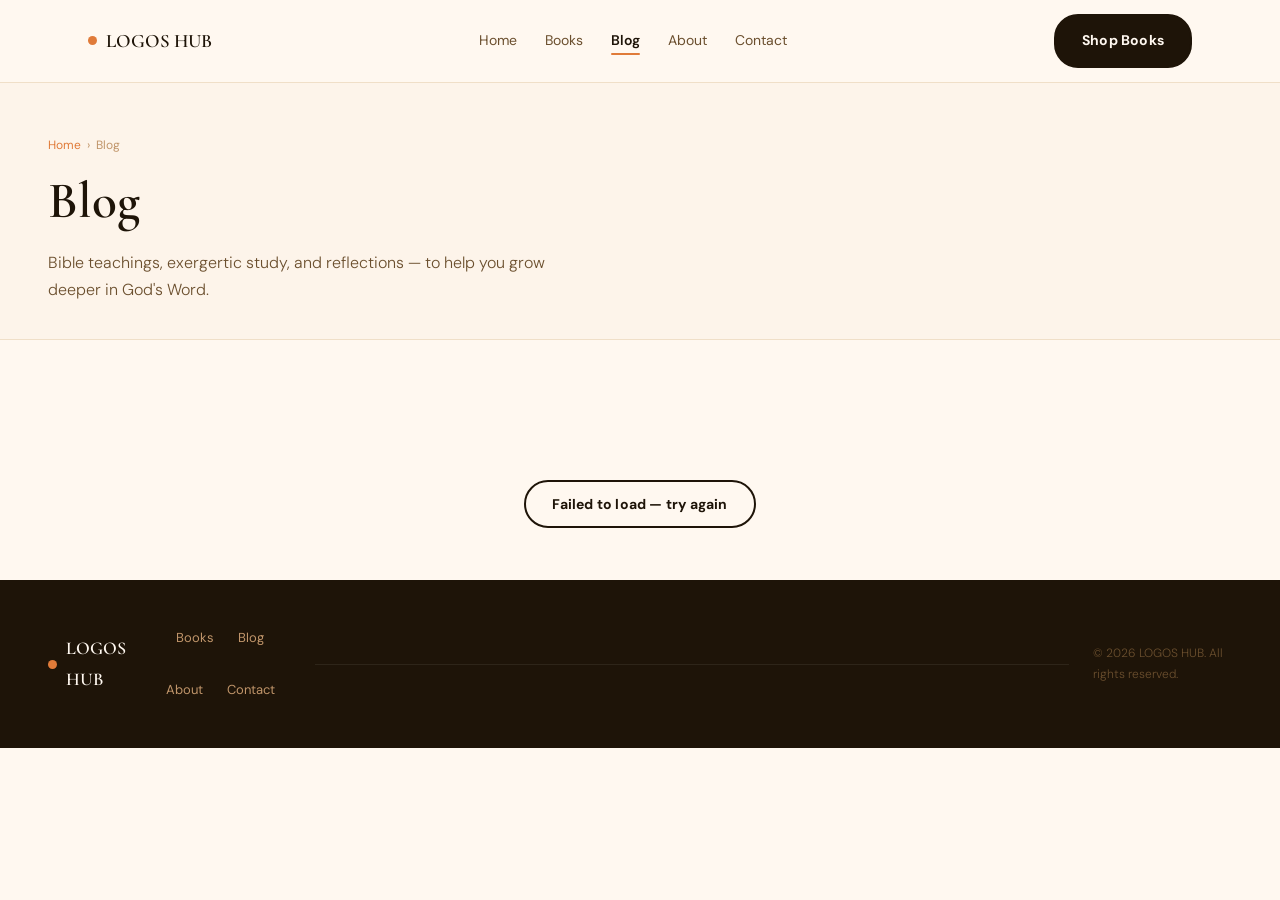
<file: blog.html>
<!DOCTYPE html>
<html lang="en">
<head>
  <meta charset="UTF-8">
  <meta name="viewport" content="width=device-width, initial-scale=1.0">
  <title>Blog — Bible Teachings, Devotionals &amp; Reflections | LOGOS HUB</title>
  <meta name="description" content="Read Bible study articles, devotionals, faith encouragements, and parenting tips for raising children in God's Word — from LOGOS HUB.">
  <meta property="og:title" content="Blog — LOGOS HUB">
  <meta property="og:type" content="website">
  <link rel="preconnect" href="https://fonts.googleapis.com">
  <link rel="preconnect" href="https://fonts.gstatic.com" crossorigin>
  <link rel="stylesheet" href="css/style.css">
</head>
<body>

  <!-- ============================================================
       SITE HEADER / NAVIGATION
       ============================================================ -->
  <header class="site-header">
    <nav class="nav-inner" aria-label="Main navigation">
      <a href="index.html" class="nav-logo page-link" aria-label="LOGOS HUB — Home">
        <span class="logo-dot" aria-hidden="true"></span>
        LOGOS HUB
      </a>
      <div class="nav-links" role="list">
        <a href="index.html"   class="nav-link page-link" role="listitem">Home</a>
        <a href="books.html"   class="nav-link page-link" role="listitem">Books</a>
        <a href="blog.html"    class="nav-link active page-link" role="listitem" aria-current="page">Blog</a>
        <a href="about.html"   class="nav-link page-link" role="listitem">About</a>
        <a href="contact.html" class="nav-link page-link" role="listitem">Contact</a>
      </div>
      <a href="books.html" class="btn btn-primary nav-cta page-link">Shop Books</a>
      <button class="nav-toggle" aria-label="Open menu" aria-expanded="false" aria-controls="mobileMenu" id="navToggle">
        <span class="nav-toggle-bar" aria-hidden="true"></span>
        <span class="nav-toggle-bar" aria-hidden="true"></span>
        <span class="nav-toggle-bar" aria-hidden="true"></span>
      </button>
    </nav>
    <nav class="nav-mobile-menu closed" id="mobileMenu" aria-label="Mobile navigation" aria-hidden="true">
      <ul class="nav-mobile-links">
        <li><a href="index.html"   class="nav-mobile-link page-link">Home</a></li>
        <li><a href="books.html"   class="nav-mobile-link page-link">Books</a></li>
        <li><a href="blog.html"    class="nav-mobile-link active page-link">Blog</a></li>
        <li><a href="about.html"   class="nav-mobile-link page-link">About</a></li>
        <li><a href="contact.html" class="nav-mobile-link page-link">Contact</a></li>
      </ul>
      <div class="nav-mobile-cta">
        <a href="books.html" class="btn btn-orange btn-block page-link">Shop Books</a>
      </div>
    </nav>
  </header>

  <!-- ============================================================
       MAIN CONTENT
       ============================================================ -->
  <main id="main-content">

    <!-- ── PAGE HERO ────────────────────────────────────────── -->
    <section class="page-hero" aria-labelledby="blogPageTitle">
      <div class="page-hero-inner">
        <nav class="breadcrumb" aria-label="Breadcrumb">
          <a href="index.html" class="page-link">Home</a>
          <span aria-hidden="true">›</span>
          <span aria-current="page">Blog</span>
        </nav>
        <h1 class="page-hero-title" id="blogPageTitle">Blog</h1>
        <p class="page-hero-desc">Bible teachings, exergertic study, and reflections — to help you grow deeper in God's Word.</p>
      </div>
    </section>

    <!-- ── FILTER BAR ─────────────────────────────────────── -->
    <!-- Hidden for now — tags not in use. Restore when categories are needed.
    <div class="filter-bar" role="navigation" aria-label="Filter articles by topic">
      <div class="filter-inner">
        <button class="filter-btn active" data-filter="all" aria-pressed="true">All</button>
        <button class="filter-btn" data-filter="bible-study" aria-pressed="false">Bible Study</button>
        <button class="filter-btn" data-filter="devotional" aria-pressed="false">Devotional</button>
        <button class="filter-btn" data-filter="parents" aria-pressed="false">For Parents</button>
        <button class="filter-btn" data-filter="faith" aria-pressed="false">Faith</button>
      </div>
    </div>
    -->

    <!-- ── ARTICLES CONTAINER ─────────────────────────────── -->
    <!--
      HASHNODE INTEGRATION NOTE FOR JS DEVELOPER:
      ============================================
      These placeholder cards show exactly what HTML structure JS should generate
      when populating from the Hashnode API (GraphQL endpoint).

      Each generated .article-card must have:
        - data-tag="[tag-slug]" for filter targeting
        - class="article-card reveal-child page-link"
        - href="article.html?slug=[hashnode-slug]"
        - The same inner HTML structure as shown below

      Suggested GraphQL query fields:
        title, brief, slug, publishedAt, readTimeInMinutes, tags { name, slug }, coverImage { url }
    -->
    <section class="section-pad" aria-labelledby="blogArticlesTitle">
      <div class="container">

        <!-- Featured article (first / most recent) -->
        <h2 class="sr-only" id="blogArticlesTitle">Blog Articles</h2>

        <a
          href="#"
          class="featured-article reveal page-link"
          style="display: none;"
          aria-label="Featured article"
        >
          <div class="featured-article-image" aria-hidden="true"></div>
          <div class="featured-article-body">
            <h3 class="featured-article-title"></h3>
            <p class="featured-article-excerpt"></p>
            <p class="featured-article-meta"></p>
          </div>
        </a>

        <!-- Articles grid -->
        <div class="articles-grid articles-grid--3col" id="articlesGrid">
        </div>

        </div>
        <!-- END #articlesGrid — JS appends more cards here on "Load More" -->

      </div>
    </section>

    <!-- ── LOAD MORE ─────────────────────────────────────── -->
    <!--
      JS: .load-more-btn click should fetch the next page of articles from
      Hashnode API and append new .article-card elements to #articlesGrid.
      Hide this button when no more articles are available.
    -->
    <div class="blog-load-more">
      <button class="btn btn-outline-dark load-more-btn" id="loadMoreBtn" aria-label="Load more articles">
        Load More Articles
      </button>
    </div>

  </main>

  <!-- ============================================================
       SITE FOOTER
       ============================================================ -->
  <footer class="site-footer">
    <div class="footer-inner">
      <a href="index.html" class="footer-logo page-link" aria-label="LOGOS HUB — Home">
        <span class="logo-dot" aria-hidden="true"></span>
        LOGOS HUB
      </a>
      <nav class="footer-nav" aria-label="Footer navigation">
        <a href="books.html"   class="footer-link page-link">Books</a>
        <a href="blog.html"    class="footer-link page-link">Blog</a>
        <a href="about.html"   class="footer-link page-link">About</a>
        <a href="contact.html" class="footer-link page-link">Contact</a>
      </nav>
      <hr class="footer-divider">
      <p class="footer-copy">© 2026 LOGOS HUB. All rights reserved.</p>
    </div>
  </footer>

  <!-- ============================================================
       SCRIPTS
       ============================================================ -->
  <script src="js/nav.js" defer></script>
  <script src="js/reveal.js" defer></script>
  <script src="js/blog.js" defer></script>

</body>
</html>
</file>
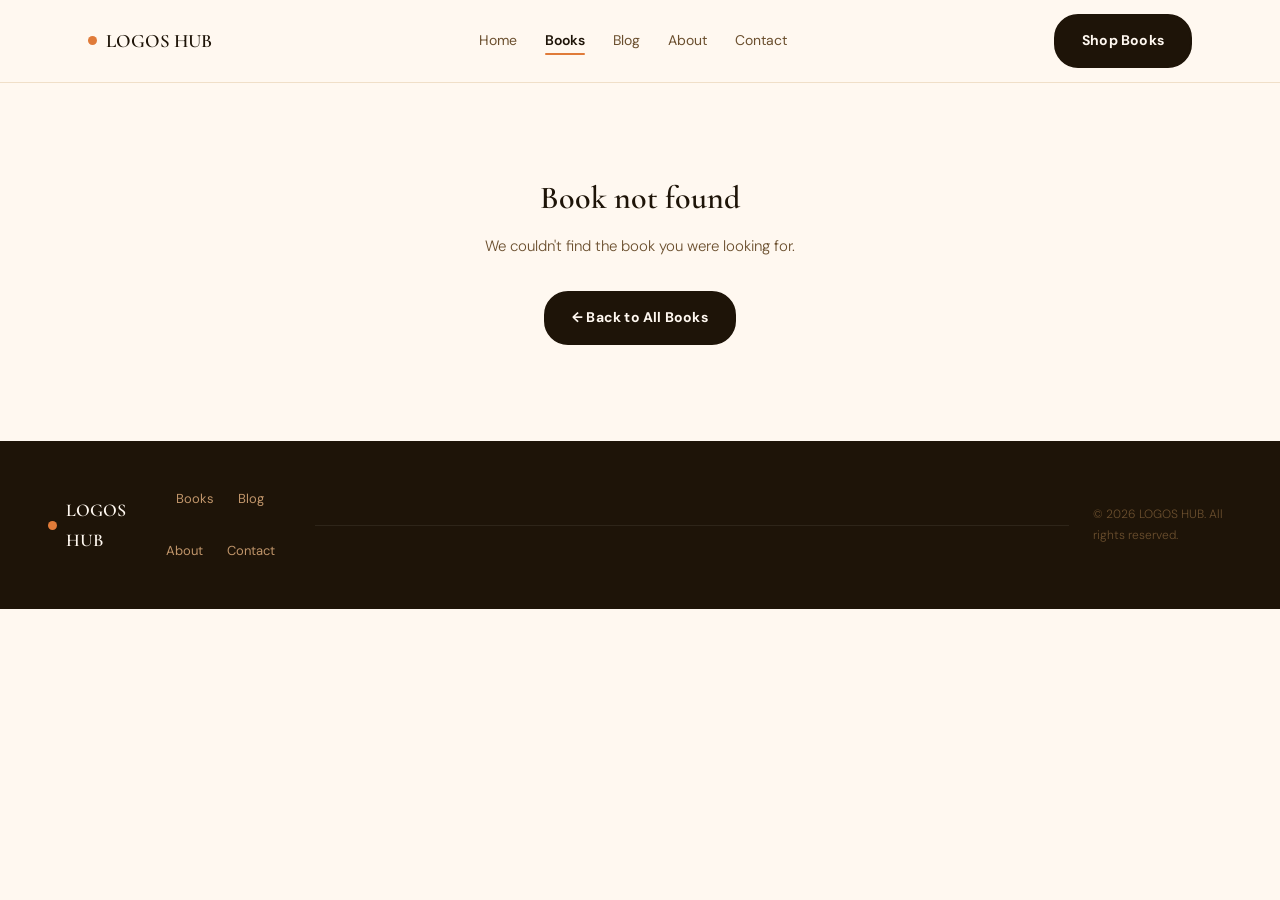
<file: book-detail.html>
<!DOCTYPE html>
<html lang="en">
<head>
  <meta charset="UTF-8">
  <meta name="viewport" content="width=device-width, initial-scale=1.0">
  <!--
    TEMPLATE PAGE — ARCHITECTURE NOTE FOR JS DEVELOPER:
    ====================================================
    This is a single reusable template populated dynamically via JavaScript.

    On page load, JS should:
    1. Read the slug from URL params: const slug = new URLSearchParams(location.search).get('slug')
    2. Find the matching book object in /js/books.js (a JS data array you will create)
    3. Populate all elements marked [data-book-field="fieldName"]
    4. Set the document title and meta description dynamically

    Example URL: book-detail.html?slug=in-him-realities
    Example books.js entry:
    {
      slug: "in-him-realities",
      title: "In Him: Realities",
      author: "LOGOS HUB",
      genre: "adult",
      price: "₦3,500",
      priceRaw: 3500,
      cover: "images/in him realities.jpeg",
      description: ["Paragraph 1...", "Paragraph 2..."],
      excerpt: "Excerpt text...",
      selarUrl: "https://selar.co/your-link-here"
    }
  -->
  <title>Book Title — LOGOS HUB</title>
  <meta name="description" content="Read a detailed description and excerpt. Purchase your copy directly or listen to audio messages on Telegram.">
  <meta property="og:type" content="book">
  <link rel="preconnect" href="https://fonts.googleapis.com">
  <link rel="preconnect" href="https://fonts.gstatic.com" crossorigin>
  <link rel="stylesheet" href="css/style.css">
</head>
<body>

  <!-- ============================================================
       SITE HEADER / NAVIGATION
       ============================================================ -->
  <header class="site-header">
    <nav class="nav-inner" aria-label="Main navigation">
      <a href="index.html" class="nav-logo page-link" aria-label="LOGOS HUB — Home">
        <span class="logo-dot" aria-hidden="true"></span>
        LOGOS HUB
      </a>
      <div class="nav-links" role="list">
        <a href="index.html"   class="nav-link page-link" role="listitem">Home</a>
        <a href="books.html"   class="nav-link active page-link" role="listitem" aria-current="page">Books</a>
        <a href="blog.html"    class="nav-link page-link" role="listitem">Blog</a>
        <a href="about.html"   class="nav-link page-link" role="listitem">About</a>
        <a href="contact.html" class="nav-link page-link" role="listitem">Contact</a>
      </div>
      <a href="books.html" class="btn btn-primary nav-cta page-link">Shop Books</a>
      <button class="nav-toggle" aria-label="Open menu" aria-expanded="false" aria-controls="mobileMenu" id="navToggle">
        <span class="nav-toggle-bar" aria-hidden="true"></span>
        <span class="nav-toggle-bar" aria-hidden="true"></span>
        <span class="nav-toggle-bar" aria-hidden="true"></span>
      </button>
    </nav>
    <nav class="nav-mobile-menu closed" id="mobileMenu" aria-label="Mobile navigation" aria-hidden="true">
      <ul class="nav-mobile-links">
        <li><a href="index.html"   class="nav-mobile-link page-link">Home</a></li>
        <li><a href="books.html"   class="nav-mobile-link active page-link">Books</a></li>
        <li><a href="blog.html"    class="nav-mobile-link page-link">Blog</a></li>
        <li><a href="about.html"   class="nav-mobile-link page-link">About</a></li>
        <li><a href="contact.html" class="nav-mobile-link page-link">Contact</a></li>
      </ul>
      <div class="nav-mobile-cta">
        <a href="books.html" class="btn btn-orange btn-block page-link">Shop Books</a>
      </div>
    </nav>
  </header>

  <!-- ============================================================
       MAIN CONTENT
       ============================================================ -->
  <main id="main-content">

    <!-- Breadcrumb -->
    <div class="page-hero page-hero--compact">
      <div class="page-hero-inner">
        <nav class="breadcrumb" aria-label="Breadcrumb">
          <a href="index.html" class="page-link">Home</a>
          <span aria-hidden="true">›</span>
          <a href="books.html" class="page-link">Books</a>
          <span aria-hidden="true">›</span>
          <!-- JS: populate with book title -->
          <span data-book-field="title" aria-current="page">Book Title</span>
        </nav>
      </div>
    </div>

    <!-- ── BOOK DETAIL HERO ──────────────────────────────── -->
    <section class="book-detail-wrap" aria-labelledby="bookDetailTitle">

      <!-- LEFT: Cover image column -->
      <div class="book-detail-cover-col">
        <div class="book-detail-cover" id="bookDetailCoverWrap">
          <!-- src left blank — book-detail.js sets it from books.js data
               Hidden until JS populates it to avoid a flash of the wrong image -->
          <img
            src=""
            alt=""
            data-book-field="coverImg"
            id="bookDetailCoverImg"
            loading="eager"
            style="display:none;"
          >
        </div>
        <!-- Buy Now button — mirrors the one in the info column for mobile visibility -->
        <button
          class="btn btn-orange book-detail-cover-link"
          id="buyNowBtnCover"
          aria-haspopup="dialog"
        >
          Buy Now — ₦4,500
        </button>
      </div>

      <!-- RIGHT: Book info column -->
      <div class="book-detail-info">
        <!-- JS: set class to book-detail-genre--adult or book-detail-genre--children -->

        <h1 class="book-detail-title" id="bookDetailTitle" data-book-field="title">
          In Him: Realities
        </h1>

        <p class="book-detail-author" data-book-field="author">By Oku Andy</p>

        <!-- JS: update this price -->
        <div class="book-price" data-book-field="price">₦3,500</div>

        <div class="book-detail-desc">
          <!-- JS: populate from books.js description array -->
          <p>In Him Reality unveils the believer's co-inclusion with Christ, revealing the shared life and inseparable union established through His death, burial, resurrection, and exaltation.</p>
          <p>It opens your eyes to what it truly means to be in Christ, helping you understand your identity, inheritance, and every redemptive blessing that is yours because of your union with Him.</p>
        </div>

        <div class="book-detail-btns">
          <!--
            JS hook: the .buy-now-btn click handler opens the .purchase-modal.
            JS should also inject the current book title and price into the modal
            before opening it.
          -->
          <button
            class="btn btn-orange buy-now-btn"
            id="buyNowBtn"
            data-book-title="In Him: Realities"
            data-book-price="₦3,500"
            aria-haspopup="dialog"
          >
            Buy Now — ₦3,500
          </button>
          <a
            href="https://t.me/+zhaDxVaj7DFmZjc0"
            class="btn btn-outline-dark"
            id="audioMessagesBtn"
            target="_blank"
            rel="noopener noreferrer"
            aria-label="Listen to audio messages on Telegram"
          >
            🎧 Audio Messages
          </a>
        </div>
      </div>

    </section>

    <!-- ── EXCERPT ───────────────────────────────────────── -->
    <section class="book-excerpt reveal" aria-labelledby="excerptTitle">
      <div class="book-excerpt-inner">
        <h2 class="book-excerpt-title" id="excerptTitle">Read an Excerpt</h2>
        <!-- JS: populate from books.js excerpt field -->
        <blockquote>
          <p>"Before you could do anything — before you could pray enough, believe enough, or behave enough — God made you complete in Him. This is not a destination you are travelling toward. It is a reality you woke up inside of, the moment you said yes to Jesus."</p>
        </blockquote>
        <blockquote>
          <p>"Your identity is not built on your performance. It is anchored in His resurrection. You are not trying to become righteous. You are righteous — and learning to live from that truth."</p>
        </blockquote>
      </div>
    </section>

    <!-- ── RELATED BOOKS ─────────────────────────────────── -->
    <section class="related-section reveal" aria-labelledby="relatedBooksTitle">
      <div class="related-section-inner">
        <div class="section-header">
          <h2 class="section-title" id="relatedBooksTitle">You May Also Like</h2>
          <a href="books.html" class="section-link page-link">All Books →</a>
        </div>
        <div class="books-grid">

          <a href="book-detail.html?slug=redemption-realities" class="book-card reveal-child page-link" data-category="adult">
            <div class="book-card-cover">
              <img src="images/redemption realities.jpeg" alt="Book cover: Redemption Realities" loading="lazy">
            </div>
            <div class="book-card-body">
              <h3 class="book-card-title">Redemption Realities</h3>
              <div class="book-card-footer">
                <span class="book-card-price">&#x20A6;4,500</span>
                <span class="book-card-buy">View</span>
              </div>
            </div>
          </a>

          <a href="book-detail.html?slug=spiritual-warfare" class="book-card reveal-child page-link" data-category="adult">
            <div class="book-card-cover">
              <img src="images/Spiritual warfare.jpeg" alt="Book cover: Spiritual Warfare" loading="lazy">
            </div>
            <div class="book-card-body">
              <h3 class="book-card-title">Spiritual Warfare</h3>
              <div class="book-card-footer">
                <span class="book-card-price">&#x20A6;4,500</span>
                <span class="book-card-buy">View</span>
              </div>
            </div>
          </a>

          <a href="book-detail.html?slug=the-living-word" class="book-card reveal-child page-link" data-category="adult">
            <div class="book-card-cover">
              <div class="book-cover-placeholder" style="background-color: #1e1408;">
                <div class="book-cover-placeholder-title" style="color: #f0c898;">The Living Word</div>
              </div>
            </div>
            <div class="book-card-body">
              <h3 class="book-card-title">The Living Word</h3>
              <div class="book-card-footer">
                <span class="book-card-price">&#x20A6;4,500</span>
                <span class="book-card-buy">View</span>
              </div>
            </div>
          </a>

        </div>
      </div>
    </section>

  </main>

  <!-- ============================================================
       PURCHASE MODAL
       JS: .buy-now-btn click → remove .hidden from .purchase-modal
       JS: inject book title + price before opening
       JS: .modal-close click → add .hidden back
       ============================================================ -->
  <div
    class="purchase-modal hidden"
    id="purchaseModal"
    role="dialog"
    aria-modal="true"
    aria-labelledby="modalBookTitle"
  >
    <div class="purchase-modal-card">
      <button class="modal-close" id="modalClose" aria-label="Close purchase dialog">✕</button>

      <!-- Book info (JS populates data-book-field values) -->
      <h2 class="modal-book-title" id="modalBookTitle" data-modal-field="title">In Him: Realities</h2>
      <p class="modal-price" data-modal-field="price">₦3,500</p>

      <!-- Step 1: Transfer instructions -->
      <p class="modal-step">Step 1 — Transfer the exact amount to:</p>
      <div class="bank-details">
        <div class="bank-row">
          <span class="bank-label">Bank</span>
          <span class="bank-value">Fidelity Bank</span>
        </div>
        <div class="bank-row">
          <span class="bank-label">Account Number</span>
          <span class="bank-value">6232268204</span>
        </div>
        <div class="bank-row">
          <span class="bank-label">Account Name</span>
          <span class="bank-value">Oku Andy</span>
        </div>
        <div class="bank-row">
          <span class="bank-label">Amount</span>
          <span class="bank-value" data-modal-field="price">₦3,500</span>
        </div>
      </div>

      <!-- Step 2: Email input -->
      <p class="modal-step">Step 2 — Enter your email to receive your downloadable file:</p>
      <label for="buyerEmail" class="modal-email-label">Your email address</label>
      <input
        type="email"
        id="buyerEmail"
        name="buyerEmail"
        class="modal-email-input"
        placeholder="you@example.com"
        required
        aria-required="true"
        autocomplete="email"
      >

      <!--
        JS: .confirm-transfer-btn click should:
        1. Validate email input
        2. POST to your Vercel serverless function (email notification endpoint)
        3. Hide .purchase-modal, show .payment-confirmation
      -->
      <button
        class="btn btn-orange confirm-transfer-btn"
        id="confirmTransferBtn"
        data-modal-field="title"
        data-book-title="In Him: Realities"
      >
        I've Made the Transfer ✓
      </button>
    </div>
  </div>

  <!-- ============================================================
       PAYMENT CONFIRMATION
       JS: shown after confirm-transfer-btn submit succeeds
       ============================================================ -->
  <div
    class="payment-confirmation hidden"
    id="paymentConfirmation"
    role="dialog"
    aria-modal="true"
    aria-labelledby="confirmationTitle"
  >
    <div class="payment-confirmation-card">
      <span class="confirmation-icon" aria-hidden="true">✅</span>
      <h2 class="confirmation-title" id="confirmationTitle">Thank you!</h2>
      <p class="confirmation-message">
        Once your payment is confirmed, your download link will be sent to your email — usually within a few hours.
        <br><br>
        We appreciate your patience and your support.
      </p>
      <a href="books.html" class="confirmation-link page-link">← Return to Books</a>
    </div>
  </div>

  <!-- ============================================================
       SITE FOOTER
       ============================================================ -->
  <footer class="site-footer">
    <div class="footer-inner">
      <a href="index.html" class="footer-logo page-link" aria-label="LOGOS HUB — Home">
        <span class="logo-dot" aria-hidden="true"></span>
        LOGOS HUB
      </a>
      <nav class="footer-nav" aria-label="Footer navigation">
        <a href="books.html"   class="footer-link page-link">Books</a>
        <a href="blog.html"    class="footer-link page-link">Blog</a>
        <a href="about.html"   class="footer-link page-link">About</a>
        <a href="contact.html" class="footer-link page-link">Contact</a>
      </nav>
      <hr class="footer-divider">
      <p class="footer-copy">&copy; 2026 LOGOS HUB. All rights reserved.</p>
    </div>
  </footer>

  <!-- ============================================================
       SCRIPTS
       ============================================================ -->
  <script src="js/nav.js" defer></script>
  <script src="js/reveal.js" defer></script>
  <script src="js/books.js" defer></script>
  <script src="js/book-detail.js" defer></script>

</body>
</html>
</file>
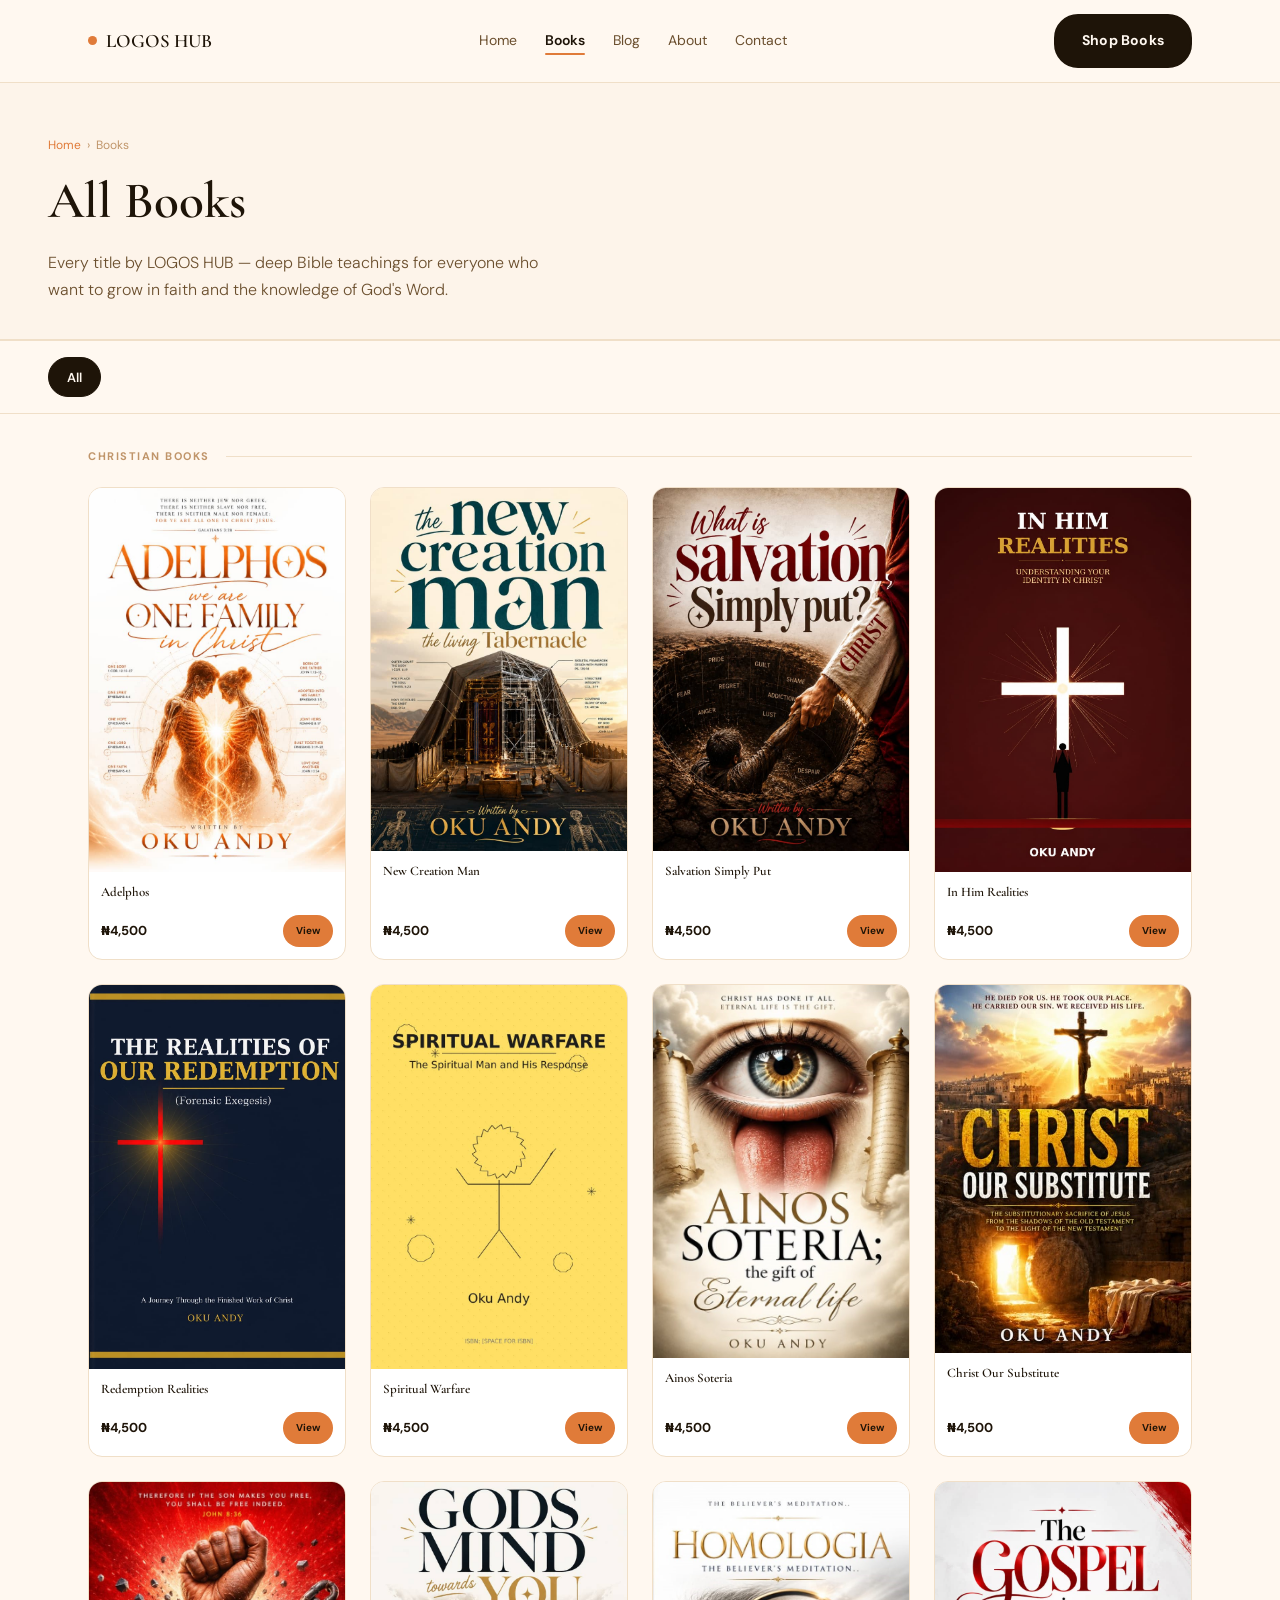
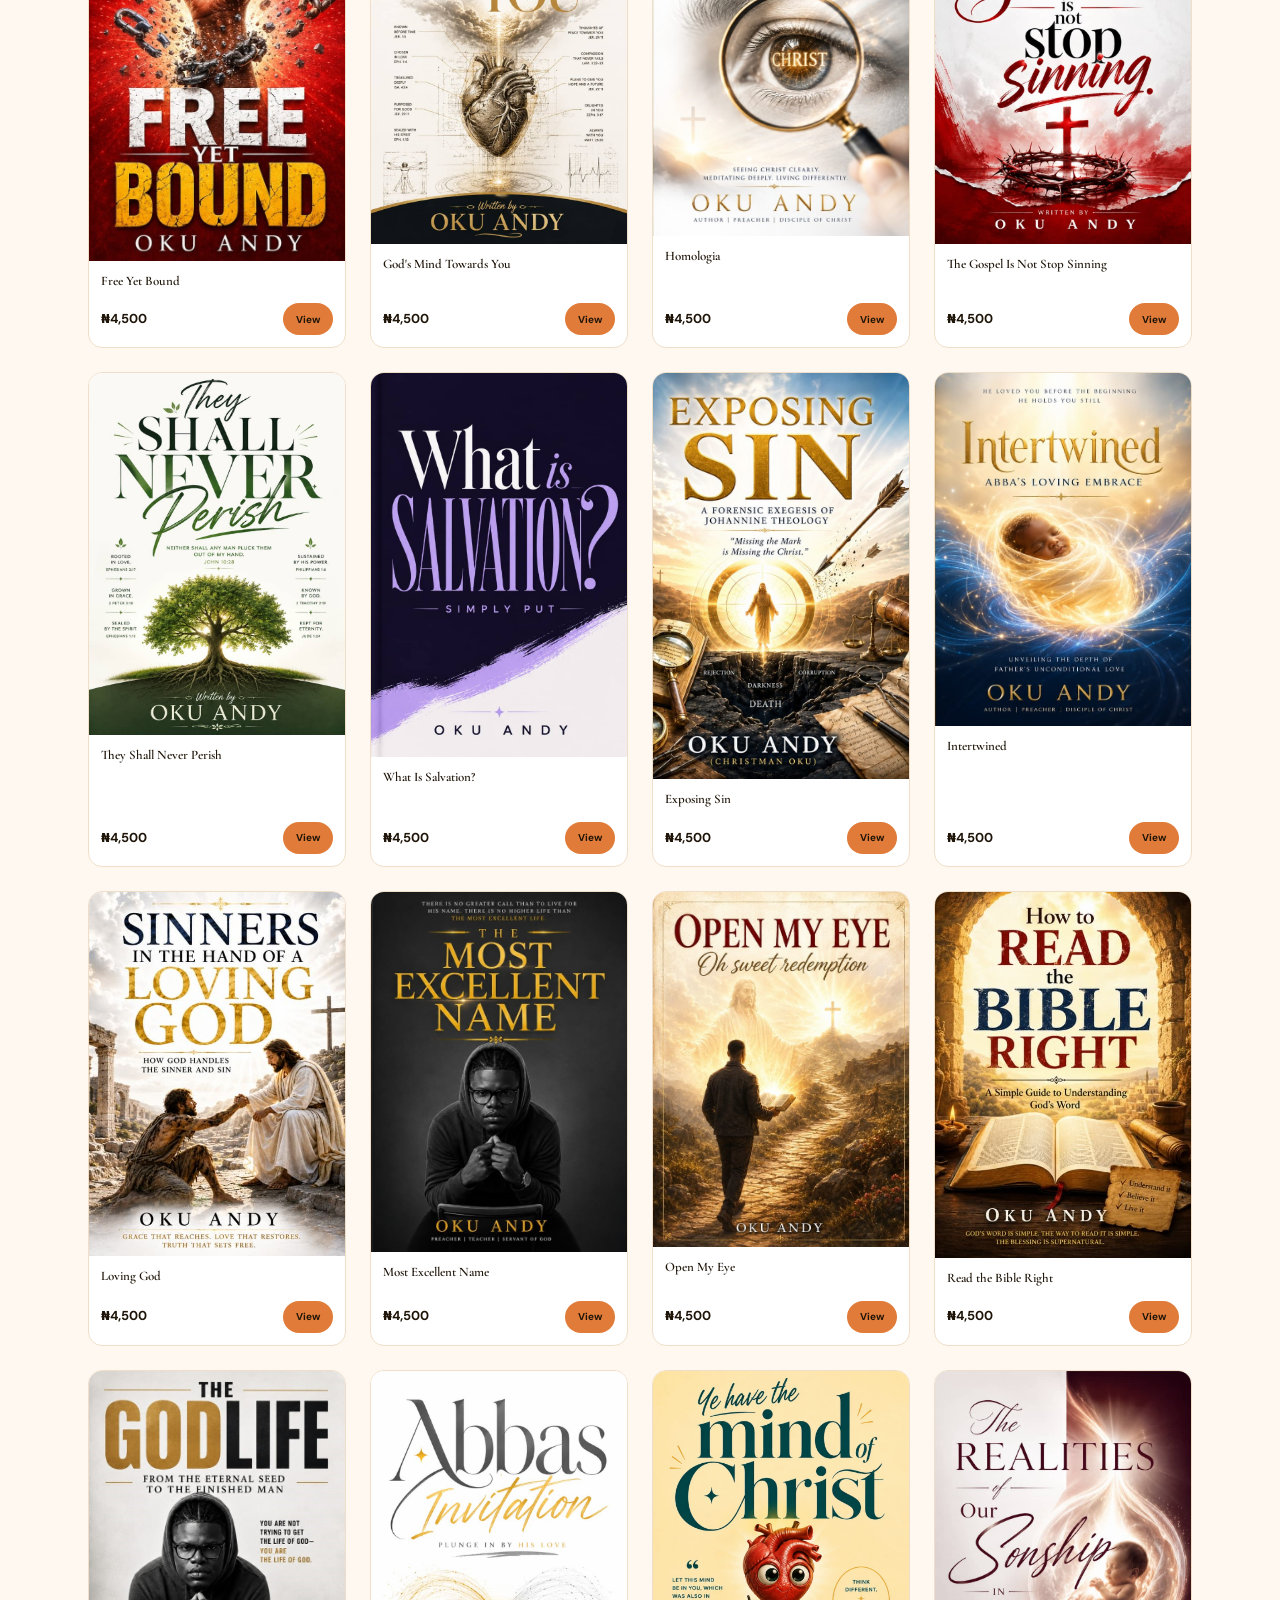
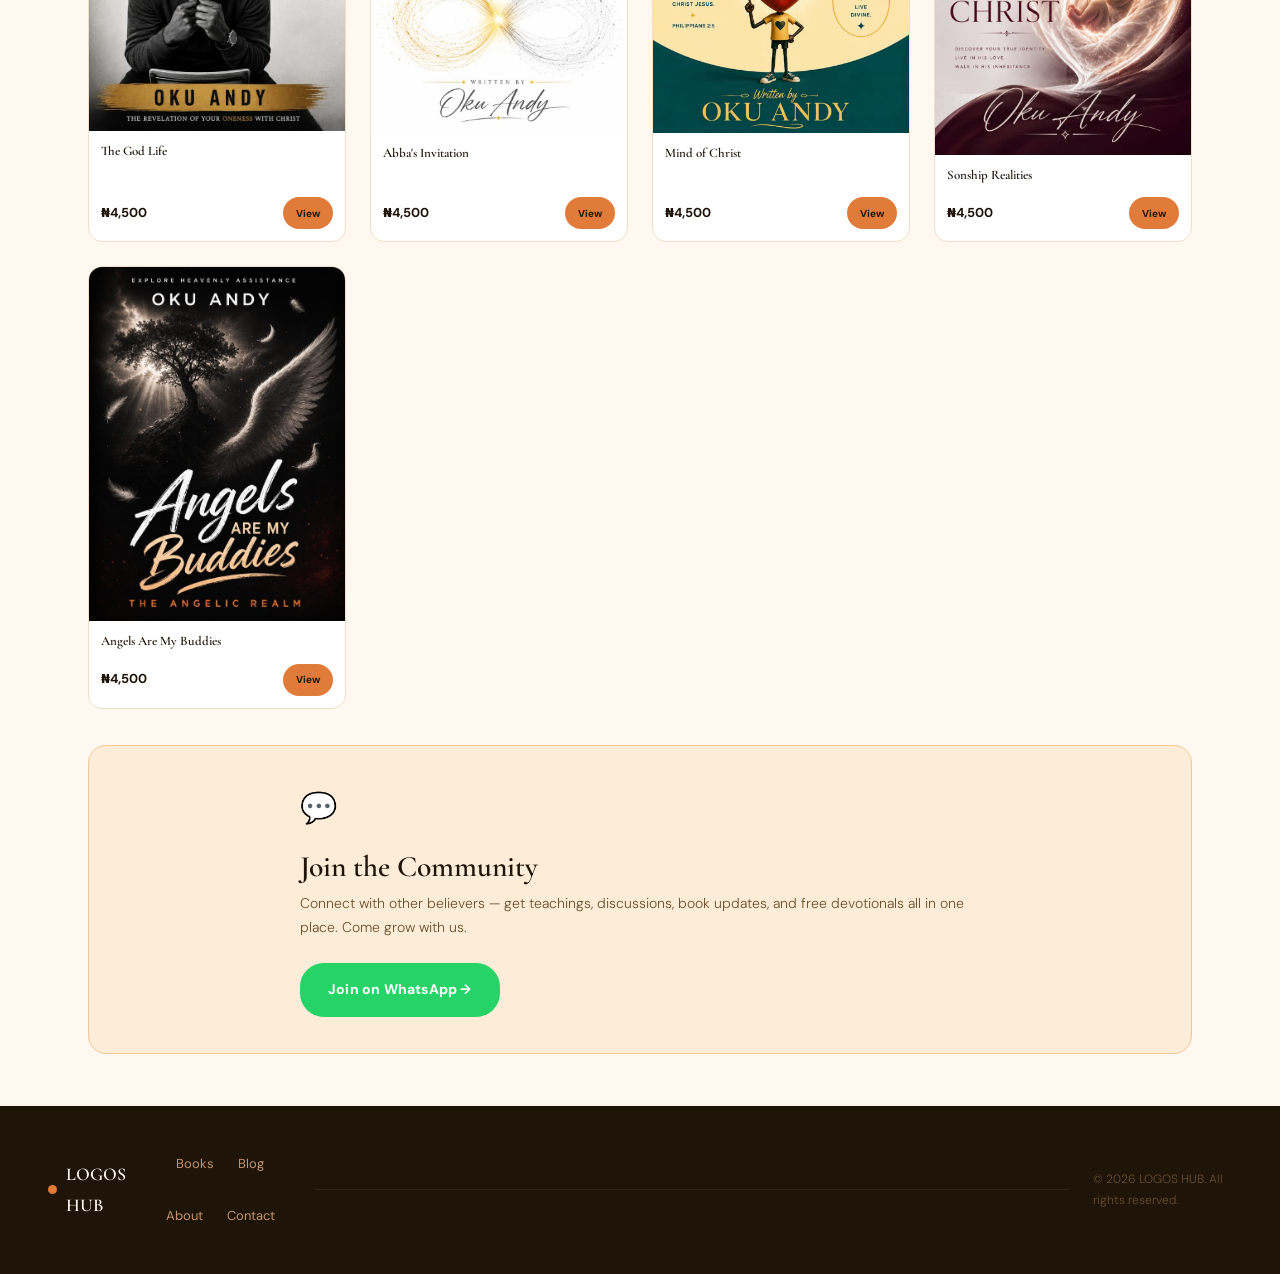
<file: books.html>
<!DOCTYPE html>
<html lang="en">
<head>
  <meta charset="UTF-8">
  <meta name="viewport" content="width=device-width, initial-scale=1.0">
  <title>All Books — LOGOS HUB</title>
  <meta name="description" content="Browse all books by this Nigerian Christian author — Bible-based books for adult believers seeking to grow in faith and understanding.">
  <meta property="og:title" content="Books — LOGOS HUB">
  <meta property="og:type" content="website">
  <link rel="preconnect" href="https://fonts.googleapis.com">
  <link rel="preconnect" href="https://fonts.gstatic.com" crossorigin>
  <link rel="stylesheet" href="css/style.css">
</head>
<body>

  <!-- ============================================================
       SITE HEADER / NAVIGATION
       ============================================================ -->
  <header class="site-header">
    <nav class="nav-inner" aria-label="Main navigation">
      <a href="index.html" class="nav-logo page-link" aria-label="LOGOS HUB — Home">
        <span class="logo-dot" aria-hidden="true"></span>
        LOGOS HUB
      </a>
      <div class="nav-links" role="list">
        <a href="index.html"   class="nav-link page-link" role="listitem">Home</a>
        <a href="books.html"   class="nav-link active page-link" role="listitem" aria-current="page">Books</a>
        <a href="blog.html"    class="nav-link page-link" role="listitem">Blog</a>
        <a href="about.html"   class="nav-link page-link" role="listitem">About</a>
        <a href="contact.html" class="nav-link page-link" role="listitem">Contact</a>
      </div>
      <a href="books.html" class="btn btn-primary nav-cta page-link" aria-current="page">Shop Books</a>
      <button class="nav-toggle" aria-label="Open menu" aria-expanded="false" aria-controls="mobileMenu" id="navToggle">
        <span class="nav-toggle-bar" aria-hidden="true"></span>
        <span class="nav-toggle-bar" aria-hidden="true"></span>
        <span class="nav-toggle-bar" aria-hidden="true"></span>
      </button>
    </nav>
    <nav class="nav-mobile-menu closed" id="mobileMenu" aria-label="Mobile navigation" aria-hidden="true">
      <ul class="nav-mobile-links">
        <li><a href="index.html"   class="nav-mobile-link page-link">Home</a></li>
        <li><a href="books.html"   class="nav-mobile-link active page-link" aria-current="page">Books</a></li>
        <li><a href="blog.html"    class="nav-mobile-link page-link">Blog</a></li>
        <li><a href="about.html"   class="nav-mobile-link page-link">About</a></li>
        <li><a href="contact.html" class="nav-mobile-link page-link">Contact</a></li>
      </ul>
      <div class="nav-mobile-cta">
        <a href="books.html" class="btn btn-orange btn-block page-link">Shop Books</a>
      </div>
    </nav>
  </header>

  <!-- ============================================================
       MAIN CONTENT
       ============================================================ -->
  <main id="main-content">

    <!-- ── PAGE HERO ────────────────────────────────────────── -->
    <section class="page-hero" aria-labelledby="booksPageTitle">
      <div class="page-hero-inner">
        <nav class="breadcrumb" aria-label="Breadcrumb">
          <a href="index.html" class="page-link">Home</a>
          <span aria-hidden="true">›</span>
          <span aria-current="page">Books</span>
        </nav>
        <h1 class="page-hero-title" id="booksPageTitle">All Books</h1>
        <p class="page-hero-desc">Every title by LOGOS HUB — deep Bible teachings for everyone who want to grow in faith and the knowledge of God's Word.</p>
      </div>
    </section>

    <!-- ── FILTER BAR ─────────────────────────────────────── -->
    <!-- JS: clicking a .filter-btn sets it active and filters .book-card elements by data-category -->
    <div class="filter-bar" role="navigation" aria-label="Filter books by category">
      <div class="filter-inner">
        <button class="filter-btn active" data-filter="all" aria-pressed="true">All</button>
        <!-- CHILDREN FILTER BUTTON — hidden per author request; restore when ready
        <button class="filter-btn" data-filter="children" aria-pressed="false">Children's Books</button>
        -->
      </div>
    </div>

    <!-- ── CHRISTIAN BOOKS (ADULTS) ───────────────────────── -->
    <section class="books-section" id="adult-books" aria-labelledby="adultBooksLabel">
      <h2 class="books-section-label" id="adultBooksLabel">Christian Books</h2>
      <div class="books-grid">

                <!-- Adelphos -->
        <a href="book-detail.html?slug=adelphos" class="book-card reveal-child page-link" data-category="adult">
          <div class="book-card-cover">
            <img src="images/adelphos.jpeg" alt="Book cover: Adelphos" loading="lazy">
          </div>
          <div class="book-card-body">
            <h3 class="book-card-title">Adelphos</h3>
            <div class="book-card-footer">
              <span class="book-card-price">&#x20A6;4,500</span>
              <span class="book-card-buy">View</span>
            </div>
          </div>
        </a>

                <!-- New Creation Man -->
        <a href="book-detail.html?slug=new-creation-man" class="book-card reveal-child page-link" data-category="adult">
          <div class="book-card-cover">
            <img src="images/new creation man.jpeg" alt="Book cover: New Creation Man" loading="lazy">
          </div>
          <div class="book-card-body">
            <h3 class="book-card-title">New Creation Man</h3>
            <div class="book-card-footer">
              <span class="book-card-price">&#x20A6;4,500</span>
              <span class="book-card-buy">View</span>
            </div>
          </div>
        </a>

                <!-- Salvation Simply Put -->
        <a href="book-detail.html?slug=salvation-simply-put" class="book-card reveal-child page-link" data-category="adult">
          <div class="book-card-cover">
            <img src="images/salvation simply put.jpeg" alt="Book cover: Salvation Simply Put" loading="lazy">
          </div>
          <div class="book-card-body">
            <h3 class="book-card-title">Salvation Simply Put</h3>
            <div class="book-card-footer">
              <span class="book-card-price">&#x20A6;4,500</span>
              <span class="book-card-buy">View</span>
            </div>
          </div>
        </a>
        
        <!-- In Him Realities -->
        <a href="book-detail.html?slug=in-him-realities" class="book-card reveal-child page-link" data-category="adult">
          <div class="book-card-cover">
            <img src="images/in him realities.jpeg" alt="Book cover: In Him Realities" loading="lazy">
          </div>
          <div class="book-card-body">
            <h3 class="book-card-title">In Him Realities</h3>
            <div class="book-card-footer">
              <span class="book-card-price">&#x20A6;4,500</span>
              <span class="book-card-buy">View</span>
            </div>
          </div>
        </a>

        <!-- Redemption Realities -->
        <a href="book-detail.html?slug=redemption-realities" class="book-card reveal-child page-link" data-category="adult">
          <div class="book-card-cover">
            <img src="images/redemption realities.jpeg" alt="Book cover: Redemption Realities" loading="lazy">
          </div>
          <div class="book-card-body">
            <h3 class="book-card-title">Redemption Realities</h3>
            <div class="book-card-footer">
              <span class="book-card-price">&#x20A6;4,500</span>
              <span class="book-card-buy">View</span>
            </div>
          </div>
        </a>

        <!-- Spiritual Warfare -->
        <a href="book-detail.html?slug=spiritual-warfare" class="book-card reveal-child page-link" data-category="adult">
          <div class="book-card-cover">
            <img src="images/Spiritual warfare.jpeg" alt="Book cover: Spiritual Warfare" loading="lazy">
          </div>
          <div class="book-card-body">
            <h3 class="book-card-title">Spiritual Warfare</h3>
            <div class="book-card-footer">
              <span class="book-card-price">&#x20A6;4,500</span>
              <span class="book-card-buy">View</span>
            </div>
          </div>
        </a>

        <!-- Ainos Soteria -->
        <a href="book-detail.html?slug=ainos-soteria" class="book-card reveal-child page-link" data-category="adult">
          <div class="book-card-cover">
            <img src="images/Ainos soteria.jpeg" alt="Book cover: Ainos Soteria" loading="lazy">
          </div>
          <div class="book-card-body">
            <h3 class="book-card-title">Ainos Soteria</h3>
            <div class="book-card-footer">
              <span class="book-card-price">&#x20A6;4,500</span>
              <span class="book-card-buy">View</span>
            </div>
          </div>
        </a>

        <!-- Christ Our Substitute -->
        <a href="book-detail.html?slug=christ-our-substitute" class="book-card reveal-child page-link" data-category="adult">
          <div class="book-card-cover">
            <img src="images/Christ our substitude.jpeg" alt="Book cover: Christ Our Substitute" loading="lazy">
          </div>
          <div class="book-card-body">
            <h3 class="book-card-title">Christ Our Substitute</h3>
            <div class="book-card-footer">
              <span class="book-card-price">&#x20A6;4,500</span>
              <span class="book-card-buy">View</span>
            </div>
          </div>
        </a>

        <!-- Free Yet Bound -->
        <a href="book-detail.html?slug=free-yet-bound" class="book-card reveal-child page-link" data-category="adult">
          <div class="book-card-cover">
            <img src="images/Free yet bound.jpeg" alt="Book cover: Free Yet Bound" loading="lazy">
          </div>
          <div class="book-card-body">
            <h3 class="book-card-title">Free Yet Bound</h3>
            <div class="book-card-footer">
              <span class="book-card-price">&#x20A6;4,500</span>
              <span class="book-card-buy">View</span>
            </div>
          </div>
        </a>

        <!-- God's Mind Towards You -->
        <a href="book-detail.html?slug=gods-mind-towards-you" class="book-card reveal-child page-link" data-category="adult">
          <div class="book-card-cover">
            <img src="images/God's mind towards you.jpeg" alt="Book cover: God's Mind Towards You" loading="lazy">
          </div>
          <div class="book-card-body">
            <h3 class="book-card-title">God's Mind Towards You</h3>
            <div class="book-card-footer">
              <span class="book-card-price">&#x20A6;4,500</span>
              <span class="book-card-buy">View</span>
            </div>
          </div>
        </a>

        <!-- Homologia -->
        <a href="book-detail.html?slug=homologia" class="book-card reveal-child page-link" data-category="adult">
          <div class="book-card-cover">
            <img src="images/Homologia.jpeg" alt="Book cover: Homologia" loading="lazy">
          </div>
          <div class="book-card-body">
            <h3 class="book-card-title">Homologia</h3>
            <div class="book-card-footer">
              <span class="book-card-price">&#x20A6;4,500</span>
              <span class="book-card-buy">View</span>
            </div>
          </div>
        </a>

        <!-- The Gospel Is Not Stop Sinning -->
        <a href="book-detail.html?slug=the-gospel-is-not-stop-sinning" class="book-card reveal-child page-link" data-category="adult">
          <div class="book-card-cover">
            <img src="images/The gospel is not stop sinning.jpeg" alt="Book cover: The Gospel Is Not Stop Sinning" loading="lazy">
          </div>
          <div class="book-card-body">
            <h3 class="book-card-title">The Gospel Is Not Stop Sinning</h3>
            <div class="book-card-footer">
              <span class="book-card-price">&#x20A6;4,500</span>
              <span class="book-card-buy">View</span>
            </div>
          </div>
        </a>

        <!-- They Shall Never Perish -->
        <a href="book-detail.html?slug=they-shall-never-perish" class="book-card reveal-child page-link" data-category="adult">
          <div class="book-card-cover">
            <img src="images/They shall never perish.jpeg" alt="Book cover: They Shall Never Perish" loading="lazy">
          </div>
          <div class="book-card-body">
            <h3 class="book-card-title">They Shall Never Perish</h3>
            <div class="book-card-footer">
              <span class="book-card-price">&#x20A6;4,500</span>
              <span class="book-card-buy">View</span>
            </div>
          </div>
        </a>

        <!-- What Is Salvation? -->
        <a href="book-detail.html?slug=what-is-salvation" class="book-card reveal-child page-link" data-category="adult">
          <div class="book-card-cover">
            <img src="images/What is salvation.jpeg" alt="Book cover: What Is Salvation?" loading="lazy">
          </div>
          <div class="book-card-body">
            <h3 class="book-card-title">What Is Salvation?</h3>
            <div class="book-card-footer">
              <span class="book-card-price">&#x20A6;4,500</span>
              <span class="book-card-buy">View</span>
            </div>
          </div>
        </a>

        <!-- Exposing Sin -->
        <a href="book-detail.html?slug=exposing-sin" class="book-card reveal-child page-link" data-category="adult">
          <div class="book-card-cover">
            <img src="images/exposing sin.jpeg" alt="Book cover: Exposing Sin" loading="lazy">
          </div>
          <div class="book-card-body">
            <h3 class="book-card-title">Exposing Sin</h3>
            <div class="book-card-footer">
              <span class="book-card-price">&#x20A6;4,500</span>
              <span class="book-card-buy">View</span>
            </div>
          </div>
        </a>

        <!-- Intertwined -->
        <a href="book-detail.html?slug=intertwined" class="book-card reveal-child page-link" data-category="adult">
          <div class="book-card-cover">
            <img src="images/intertwined.jpeg" alt="Book cover: Intertwined" loading="lazy">
          </div>
          <div class="book-card-body">
            <h3 class="book-card-title">Intertwined</h3>
            <div class="book-card-footer">
              <span class="book-card-price">&#x20A6;4,500</span>
              <span class="book-card-buy">View</span>
            </div>
          </div>
        </a>

        <!-- Loving God -->
        <a href="book-detail.html?slug=loving-god" class="book-card reveal-child page-link" data-category="adult">
          <div class="book-card-cover">
            <img src="images/loving God.jpeg" alt="Book cover: Loving God" loading="lazy">
          </div>
          <div class="book-card-body">
            <h3 class="book-card-title">Loving God</h3>
            <div class="book-card-footer">
              <span class="book-card-price">&#x20A6;4,500</span>
              <span class="book-card-buy">View</span>
            </div>
          </div>
        </a>

        <!-- Most Excellent Name -->
        <a href="book-detail.html?slug=most-excellent-name" class="book-card reveal-child page-link" data-category="adult">
          <div class="book-card-cover">
            <img src="images/most excellent name.jpeg" alt="Book cover: Most Excellent Name" loading="lazy">
          </div>
          <div class="book-card-body">
            <h3 class="book-card-title">Most Excellent Name</h3>
            <div class="book-card-footer">
              <span class="book-card-price">&#x20A6;4,500</span>
              <span class="book-card-buy">View</span>
            </div>
          </div>
        </a>

        <!-- Open My Eye -->
        <a href="book-detail.html?slug=open-my-eye" class="book-card reveal-child page-link" data-category="adult">
          <div class="book-card-cover">
            <img src="images/open my eye.jpeg" alt="Book cover: Open My Eye" loading="lazy">
          </div>
          <div class="book-card-body">
            <h3 class="book-card-title">Open My Eye</h3>
            <div class="book-card-footer">
              <span class="book-card-price">&#x20A6;4,500</span>
              <span class="book-card-buy">View</span>
            </div>
          </div>
        </a>

        <!-- Read the Bible Right -->
        <a href="book-detail.html?slug=read-the-bible-right" class="book-card reveal-child page-link" data-category="adult">
          <div class="book-card-cover">
            <img src="images/read the bible right.jpeg" alt="Book cover: Read the Bible Right" loading="lazy">
          </div>
          <div class="book-card-body">
            <h3 class="book-card-title">Read the Bible Right</h3>
            <div class="book-card-footer">
              <span class="book-card-price">&#x20A6;4,500</span>
              <span class="book-card-buy">View</span>
            </div>
          </div>
        </a>

        <!-- The God Life -->
        <a href="book-detail.html?slug=the-god-life" class="book-card reveal-child page-link" data-category="adult">
          <div class="book-card-cover">
            <img src="images/the God life.jpeg" alt="Book cover: The God Life" loading="lazy">
          </div>
          <div class="book-card-body">
            <h3 class="book-card-title">The God Life</h3>
            <div class="book-card-footer">
              <span class="book-card-price">&#x20A6;4,500</span>
              <span class="book-card-buy">View</span>
            </div>
          </div>
        </a>

        <!-- Abba's Invitation -->
        <a href="book-detail.html?slug=abbas-invitation" class="book-card reveal-child page-link" data-category="adult">
          <div class="book-card-cover">
            <img src="images/Abba's invitation.jpeg" alt="Book cover: Abba's Invitation" loading="lazy">
          </div>
          <div class="book-card-body">
            <h3 class="book-card-title">Abba's Invitation</h3>
            <div class="book-card-footer">
              <span class="book-card-price">&#x20A6;4,500</span>
              <span class="book-card-buy">View</span>
            </div>
          </div>
        </a>

        <!-- Mind of Christ -->
        <a href="book-detail.html?slug=mind-of-christ" class="book-card reveal-child page-link" data-category="adult">
          <div class="book-card-cover">
            <img src="images/mind of christ.jpeg" alt="Book cover: Mind of Christ" loading="lazy">
          </div>
          <div class="book-card-body">
            <h3 class="book-card-title">Mind of Christ</h3>
            <div class="book-card-footer">
              <span class="book-card-price">&#x20A6;4,500</span>
              <span class="book-card-buy">View</span>
            </div>
          </div>
        </a>

        <!-- Sonship Realities -->
        <a href="book-detail.html?slug=sonship-realities" class="book-card reveal-child page-link" data-category="adult">
          <div class="book-card-cover">
            <img src="images/sonship realities.jpeg" alt="Book cover: Sonship Realities" loading="lazy">
          </div>
          <div class="book-card-body">
            <h3 class="book-card-title">Sonship Realities</h3>
            <div class="book-card-footer">
              <span class="book-card-price">&#x20A6;4,500</span>
              <span class="book-card-buy">View</span>
            </div>
          </div>
        </a>

        <!-- Angels Are My Buddies -->
        <a href="book-detail.html?slug=angels-are-my-buddies" class="book-card reveal-child page-link" data-category="adult">
          <div class="book-card-cover">
            <img src="images/Angels are my buddies.jpeg" alt="Book cover: Angels Are My Buddies" loading="lazy">
          </div>
          <div class="book-card-body">
            <h3 class="book-card-title">Angels Are My Buddies</h3>
            <div class="book-card-footer">
              <span class="book-card-price">&#x20A6;4,500</span>
              <span class="book-card-buy">View</span>
            </div>
          </div>
        </a>

      </div>
    </section>


    <!-- CHILDREN'S BOOKS SECTION — hidden per author request; restore when ready
    <section class="books-section" id="childrens-books" aria-labelledby="childrensBooksLabel">
      <h2 class="books-section-label" id="childrensBooksLabel">Children's Books</h2>
      <div class="books-grid">

        <a href="book-detail.html?slug=bible-tales-for-little-hearts" class="book-card reveal-child page-link" data-category="children">
          <div class="book-card-cover">
            <div class="book-cover-placeholder" style="background-color: #2a4a2e;">
              <div class="book-cover-placeholder-title" style="color: #c8e6c9;">Bible Tales for Little Hearts</div>
            </div>
          </div>
          <div class="book-card-body">
            <h3 class="book-card-title">Bible Tales for Little Hearts</h3>
            <div class="book-card-footer">
              <span class="book-card-price">&#x20A6;4,500</span>
              <a href="book-detail.html?slug=bible-tales-for-little-hearts" class="book-card-buy page-link" aria-label="View Bible Tales for Little Hearts">View</a>
            </div>
          </div>
        </a>

        <a href="book-detail.html?slug=gods-big-promise" class="book-card reveal-child page-link" data-category="children">
          <div class="book-card-cover">
            <div class="book-cover-placeholder" style="background-color: #c05e1e;">
              <div class="book-cover-placeholder-title" style="color: #fff8f0;">God's Big Promise</div>
            </div>
          </div>
          <div class="book-card-body">
            <h3 class="book-card-title">God's Big Promise</h3>
            <div class="book-card-footer">
              <span class="book-card-price">&#x20A6;4,500</span>
              <a href="book-detail.html?slug=gods-big-promise" class="book-card-buy page-link" aria-label="View God's Big Promise">View</a>
            </div>
          </div>
        </a>

        <a href="book-detail.html?slug=the-shepherds-song" class="book-card reveal-child page-link" data-category="children">
          <div class="book-card-cover">
            <div class="book-cover-placeholder" style="background-color: #4a6741;">
              <div class="book-cover-placeholder-title" style="color: #e8f5e9;">The Shepherd's Song</div>
            </div>
          </div>
          <div class="book-card-body">
            <h3 class="book-card-title">The Shepherd's Song</h3>
            <div class="book-card-footer">
              <span class="book-card-price">&#x20A6;4,500</span>
              <a href="book-detail.html?slug=the-shepherds-song" class="book-card-buy page-link" aria-label="View The Shepherd's Song">View</a>
            </div>
          </div>
        </a>

        <a href="book-detail.html?slug=noah-and-the-great-flood" class="book-card reveal-child page-link" data-category="children">
          <div class="book-card-cover">
            <div class="book-cover-placeholder" style="background-color: #2c4a6b;">
              <div class="book-cover-placeholder-title" style="color: #e0f0ff;">Noah and the Great Flood</div>
            </div>
          </div>
          <div class="book-card-body">
            <h3 class="book-card-title">Noah and the Great Flood</h3>
            <div class="book-card-footer">
              <span class="book-card-price">&#x20A6;4,500</span>
              <a href="book-detail.html?slug=noah-and-the-great-flood" class="book-card-buy page-link" aria-label="View Noah and the Great Flood">View</a>
            </div>
          </div>
        </a>

        <a href="book-detail.html?slug=david-and-the-giant" class="book-card reveal-child page-link" data-category="children">
          <div class="book-card-cover">
            <div class="book-cover-placeholder" style="background-color: #8b2020;">
              <div class="book-cover-placeholder-title" style="color: #fdecd7;">David and the Giant</div>
            </div>
          </div>
          <div class="book-card-body">
            <h3 class="book-card-title">David and the Giant</h3>
            <div class="book-card-footer">
              <span class="book-card-price">&#x20A6;4,500</span>
              <a href="book-detail.html?slug=david-and-the-giant" class="book-card-buy page-link" aria-label="View David and the Giant">View</a>
            </div>
          </div>
        </a>

        <a href="book-detail.html?slug=the-miracles-of-jesus" class="book-card reveal-child page-link" data-category="children">
          <div class="book-card-cover">
            <div class="book-cover-placeholder" style="background-color: #6b4a00;">
              <div class="book-cover-placeholder-title" style="color: #fff3cd;">The Miracles of Jesus</div>
            </div>
          </div>
          <div class="book-card-body">
            <h3 class="book-card-title">The Miracles of Jesus</h3>
            <div class="book-card-footer">
              <span class="book-card-price">&#x20A6;4,500</span>
              <a href="book-detail.html?slug=the-miracles-of-jesus" class="book-card-buy page-link" aria-label="View The Miracles of Jesus">View</a>
            </div>
          </div>
        </a>

      </div>
    </section>
    -->

    <!-- ── COMMUNITY INVITE ─────────────────────────────────── -->
    <section class="newsletter reveal" aria-labelledby="communityTitle">
      <div class="newsletter-inner">
        <span class="newsletter-icon" aria-hidden="true">💬</span>
        <h2 class="newsletter-title" id="communityTitle">Join the Community</h2>
        <p class="newsletter-desc">Connect with other believers — get teachings, discussions, book updates, and free devotionals all in one place. Come grow with us.</p>
        <div class="newsletter-form">
          <a
            href="https://chat.whatsapp.com/EqP9nsb1FS9L6CQT7eXwUk?s=cl&p=a&mlu=4"
            class="btn btn-whatsapp"
            target="_blank"
            rel="noopener noreferrer"
            id="whatsappCommunityBtn"
          >Join on WhatsApp →</a>
        </div>
      </div>
    </section>

  </main>

  <!-- ============================================================
       SITE FOOTER
       ============================================================ -->
  <footer class="site-footer">
    <div class="footer-inner">
      <a href="index.html" class="footer-logo page-link" aria-label="LOGOS HUB — Home">
        <span class="logo-dot" aria-hidden="true"></span>
        LOGOS HUB
      </a>
      <nav class="footer-nav" aria-label="Footer navigation">
        <a href="books.html"   class="footer-link page-link">Books</a>
        <a href="blog.html"    class="footer-link page-link">Blog</a>
        <a href="about.html"   class="footer-link page-link">About</a>
        <a href="contact.html" class="footer-link page-link">Contact</a>
      </nav>
      <hr class="footer-divider">
      <p class="footer-copy">© 2026 LOGOS HUB. All rights reserved.</p>
    </div>
  </footer>

  <!-- ============================================================
       SCRIPTS
       ============================================================ -->
  <script src="js/nav.js" defer></script>
  <script src="js/reveal.js" defer></script>
  <script src="js/book-filter.js" defer></script>

</body>
</html>
</file>
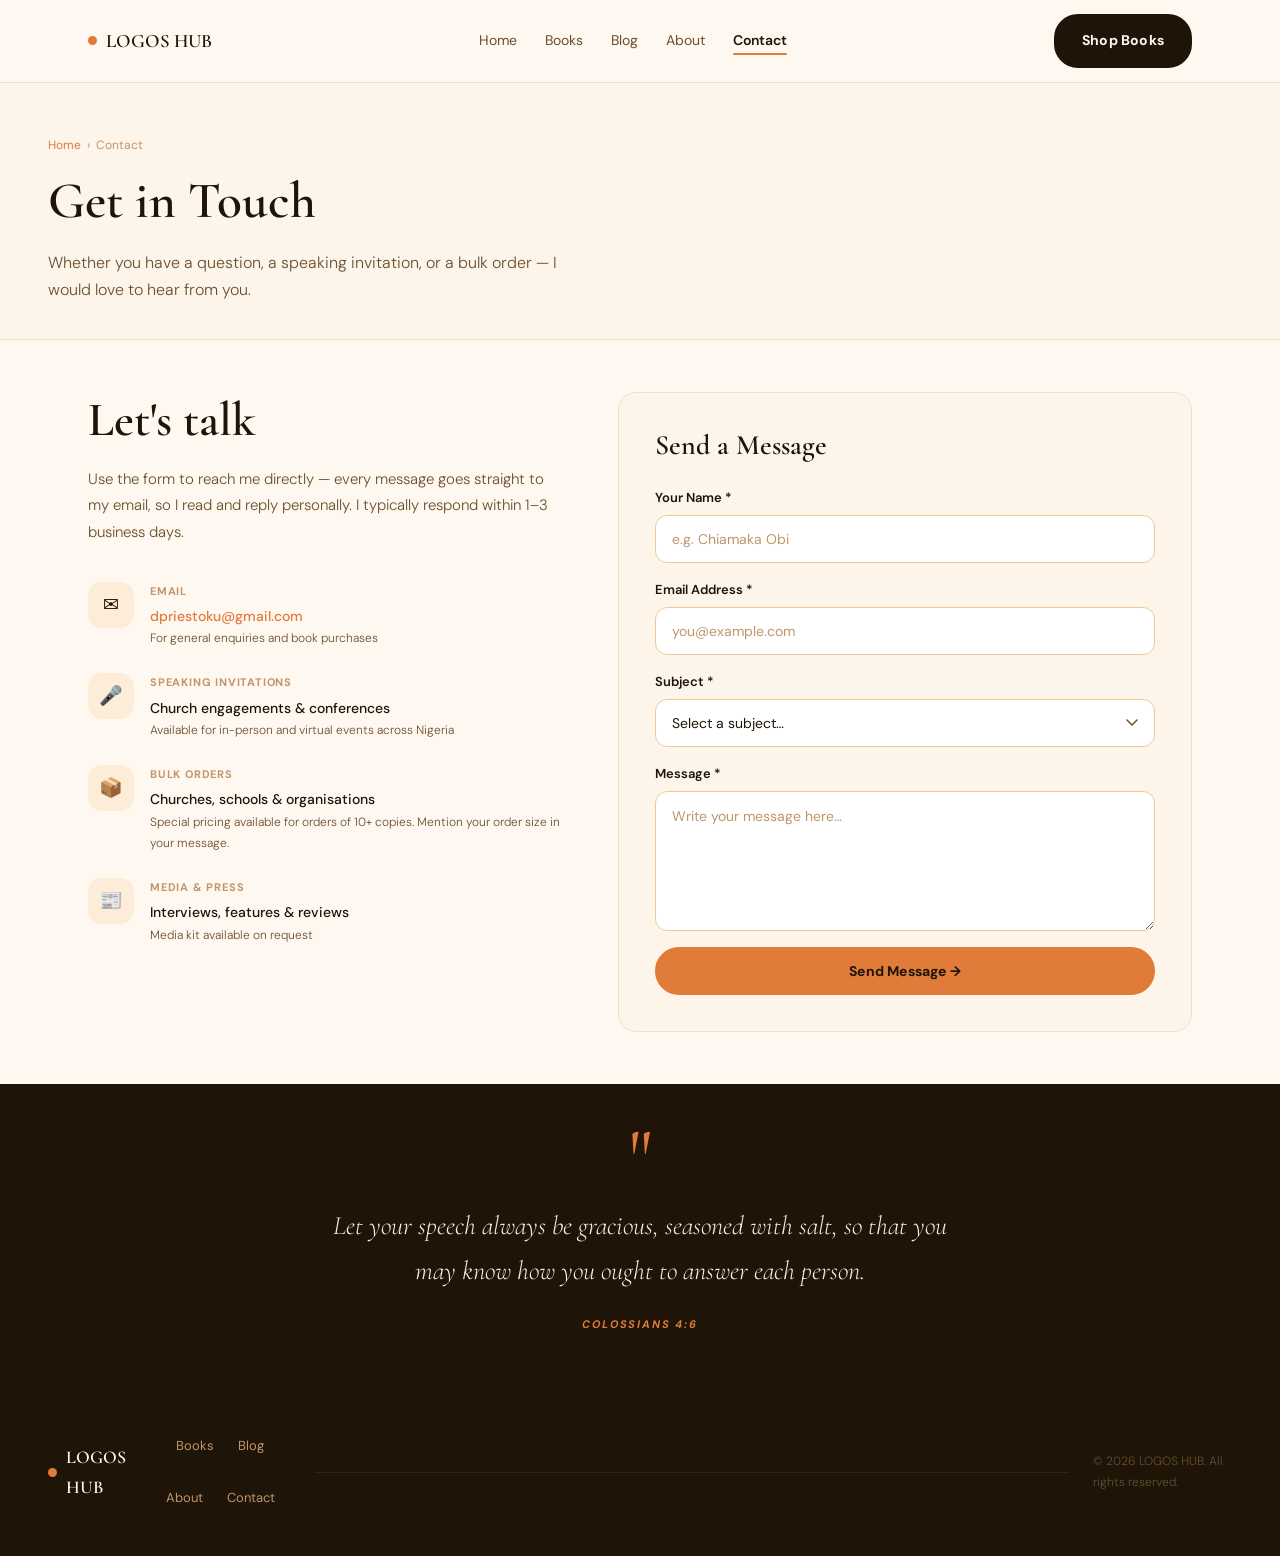
<file: contact.html>
<!DOCTYPE html>
<html lang="en">
<head>
  <meta charset="UTF-8">
  <meta name="viewport" content="width=device-width, initial-scale=1.0">
  <title>Contact — LOGOS HUB</title>
  <meta name="description" content="Contact LOGOS HUB for speaking invitations, bulk book orders, media enquiries, or general questions. We would love to hear from you.">
  <meta property="og:title" content="Contact — LOGOS HUB">
  <meta property="og:type" content="website">
  <link rel="preconnect" href="https://fonts.googleapis.com">
  <link rel="preconnect" href="https://fonts.gstatic.com" crossorigin>
  <link rel="stylesheet" href="css/style.css">
</head>
<body>

  <!-- ============================================================
       SITE HEADER / NAVIGATION
       ============================================================ -->
  <header class="site-header">
    <nav class="nav-inner" aria-label="Main navigation">
      <a href="index.html" class="nav-logo page-link" aria-label="LOGOS HUB — Home">
        <span class="logo-dot" aria-hidden="true"></span>
        LOGOS HUB
      </a>
      <div class="nav-links" role="list">
        <a href="index.html"   class="nav-link page-link" role="listitem">Home</a>
        <a href="books.html"   class="nav-link page-link" role="listitem">Books</a>
        <a href="blog.html"    class="nav-link page-link" role="listitem">Blog</a>
        <a href="about.html"   class="nav-link page-link" role="listitem">About</a>
        <a href="contact.html" class="nav-link active page-link" role="listitem" aria-current="page">Contact</a>
      </div>
      <a href="books.html" class="btn btn-primary nav-cta page-link">Shop Books</a>
      <button class="nav-toggle" aria-label="Open menu" aria-expanded="false" aria-controls="mobileMenu" id="navToggle">
        <span class="nav-toggle-bar" aria-hidden="true"></span>
        <span class="nav-toggle-bar" aria-hidden="true"></span>
        <span class="nav-toggle-bar" aria-hidden="true"></span>
      </button>
    </nav>
    <nav class="nav-mobile-menu closed" id="mobileMenu" aria-label="Mobile navigation" aria-hidden="true">
      <ul class="nav-mobile-links">
        <li><a href="index.html"   class="nav-mobile-link page-link">Home</a></li>
        <li><a href="books.html"   class="nav-mobile-link page-link">Books</a></li>
        <li><a href="blog.html"    class="nav-mobile-link page-link">Blog</a></li>
        <li><a href="about.html"   class="nav-mobile-link page-link">About</a></li>
        <li><a href="contact.html" class="nav-mobile-link active page-link">Contact</a></li>
      </ul>
      <div class="nav-mobile-cta">
        <a href="books.html" class="btn btn-orange btn-block page-link">Shop Books</a>
      </div>
    </nav>
  </header>

  <!-- ============================================================
       MAIN CONTENT
       ============================================================ -->
  <main id="main-content">

    <!-- ── PAGE HERO ────────────────────────────────────────── -->
    <section class="page-hero" aria-labelledby="contactPageTitle">
      <div class="page-hero-inner">
        <nav class="breadcrumb" aria-label="Breadcrumb">
          <a href="index.html" class="page-link">Home</a>
          <span aria-hidden="true">›</span>
          <span aria-current="page">Contact</span>
        </nav>
        <h1 class="page-hero-title" id="contactPageTitle">Get in Touch</h1>
        <p class="page-hero-desc">Whether you have a question, a speaking invitation, or a bulk order — I would love to hear from you.</p>
      </div>
    </section>

    <!-- ── TWO-COLUMN CONTACT LAYOUT ───────────────────────── -->
    <div class="contact-page">

      <!-- LEFT: Contact info -->
      <section aria-labelledby="contactInfoTitle" class="reveal">
        <h2 class="contact-info-title" id="contactInfoTitle">Let's talk</h2>
        <p class="contact-info-desc">
          Use the form to reach me directly — every message goes straight to my email, so I read and reply personally. I typically respond within 1–3 business days.
        </p>

        <div class="contact-info-rows">

          <!-- Email -->
          <div class="contact-info-row">
            <div class="contact-icon" aria-hidden="true">✉️</div>
            <div>
              <p class="contact-info-label">Email</p>
              <!-- PLACEHOLDER: replace with real email address -->
              <p class="contact-info-value"><a href="mailto:dpriestoku@gmail.com" class="contact-email-link">dpriestoku@gmail.com</a></p>
              <p class="contact-info-note">For general enquiries and book purchases</p>
            </div>
          </div>

          <!-- Speaking enquiries -->
          <div class="contact-info-row">
            <div class="contact-icon" aria-hidden="true">🎤</div>
            <div>
              <p class="contact-info-label">Speaking Invitations</p>
              <p class="contact-info-value">Church engagements &amp; conferences</p>
              <p class="contact-info-note">Available for in-person and virtual events across Nigeria</p>
            </div>
          </div>

          <!-- Bulk orders -->
          <div class="contact-info-row">
            <div class="contact-icon" aria-hidden="true">📦</div>
            <div>
              <p class="contact-info-label">Bulk Orders</p>
              <p class="contact-info-value">Churches, schools &amp; organisations</p>
              <p class="contact-info-note">Special pricing available for orders of 10+ copies. Mention your order size in your message.</p>
            </div>
          </div>

          <!-- Media / press -->
          <div class="contact-info-row">
            <div class="contact-icon" aria-hidden="true">📰</div>
            <div>
              <p class="contact-info-label">Media &amp; Press</p>
              <p class="contact-info-value">Interviews, features &amp; reviews</p>
              <p class="contact-info-note">Media kit available on request</p>
            </div>
          </div>

        </div>
      </section>

      <!-- RIGHT: Contact form -->
      <section class="contact-form-wrap reveal" aria-labelledby="contactFormTitle">
        <h2 class="contact-form-title" id="contactFormTitle">Send a Message</h2>

        <!--
          FORMSPREE INTEGRATION:
          Replace action URL with your Formspree endpoint.
          Example: action="https://formspree.io/f/YOUR-FORM-ID"
          JS handles: form submit → POST to Formspree → show #formSuccess on success.

          Alternatively, use Web3Forms:
          action="https://api.web3forms.com/submit" with hidden input name="access_key"
        -->
        <form
          class="contact-form"
          id="contactForm"
          action="https://script.google.com/macros/s/AKfycbyOs1QsHlU2hUZKQG0TzK9ol9zzFC-CZb3WLint1aHCwHFEMj7r2hGxpbwa_ExXpDI3wg/exec"
          method="POST"
          novalidate
        >
          <!-- Hidden: tell Formspree where to redirect (or use AJAX) -->
          <!-- <input type="hidden" name="_next" value="https://yourdomain.com/contact.html?sent=true"> -->

          <!-- Name -->
          <div class="form-group">
            <label class="form-label" for="contactName">Your Name <span aria-hidden="true">*</span></label>
            <input
              type="text"
              id="contactName"
              name="name"
              class="form-input"
              placeholder="e.g. Chiamaka Obi"
              required
              aria-required="true"
              autocomplete="name"
            >
          </div>

          <!-- Email -->
          <div class="form-group">
            <label class="form-label" for="contactEmail">Email Address <span aria-hidden="true">*</span></label>
            <input
              type="email"
              id="contactEmail"
              name="email"
              class="form-input"
              placeholder="you@example.com"
              required
              aria-required="true"
              autocomplete="email"
            >
          </div>

          <!-- Subject -->
          <div class="form-group">
            <label class="form-label" for="contactSubject">Subject <span aria-hidden="true">*</span></label>
            <select
              id="contactSubject"
              name="subject"
              class="form-select"
              required
              aria-required="true"
            >
              <option value="" disabled selected>Select a subject…</option>
              <option value="General Enquiry">General Enquiry</option>
              <option value="Book Purchase Question">Book Purchase Question</option>
              <option value="Speaking Invitation">Speaking Invitation</option>
              <option value="Bulk Order">Bulk Order</option>
              <option value="Media / Press">Media / Press</option>
              <option value="Other">Other</option>
            </select>
          </div>

          <!-- Message -->
          <div class="form-group">
            <label class="form-label" for="contactMessage">Message <span aria-hidden="true">*</span></label>
            <textarea
              id="contactMessage"
              name="message"
              class="form-textarea"
              placeholder="Write your message here…"
              required
              aria-required="true"
              rows="5"
            ></textarea>
          </div>

          <!-- Submit button -->
          <div class="form-group form-submit">
            <button type="submit" class="btn btn-orange" id="contactSubmitBtn" aria-label="Send your message">
              Send Message →
            </button>
          </div>

        </form>

        <!--
          SUCCESS MESSAGE:
          JS removes .hidden from this element after a successful Formspree POST.
          JS also hides the .contact-form above.
          id="formSuccess" is the JS hook.
        -->
        <div class="form-success hidden" id="formSuccess" role="alert" aria-live="polite">
          <span class="form-success-icon" aria-hidden="true">✅</span>
          <h3 class="form-success-title">Message Sent!</h3>
          <p class="form-success-message">
            Thank you for reaching out. I have received your message and will get back to you within 1–3 business days.
          </p>
        </div>

      </section>
    </div>

    <!-- ── SCRIPTURE QUOTE ─────────────────────────────────────── -->
    <section class="scripture-quote reveal" aria-labelledby="contactQuoteText">
      <div class="scripture-quote-inner">
        <span class="scripture-quote-mark" aria-hidden="true">"</span>
        <blockquote>
          <p class="scripture-quote-text" id="contactQuoteText">
            Let your speech always be gracious, seasoned with salt, so that you may know how you ought to answer each person.
          </p>
          <footer>
            <cite class="scripture-quote-ref">Colossians 4:6</cite>
          </footer>
        </blockquote>
      </div>
    </section>

  </main>

  <!-- ============================================================
       SITE FOOTER
       ============================================================ -->
  <footer class="site-footer">
    <div class="footer-inner">
      <a href="index.html" class="footer-logo page-link" aria-label="LOGOS HUB — Home">
        <span class="logo-dot" aria-hidden="true"></span>
        LOGOS HUB
      </a>
      <nav class="footer-nav" aria-label="Footer navigation">
        <a href="books.html"   class="footer-link page-link">Books</a>
        <a href="blog.html"    class="footer-link page-link">Blog</a>
        <a href="about.html"   class="footer-link page-link">About</a>
        <a href="contact.html" class="footer-link page-link">Contact</a>
      </nav>
      <hr class="footer-divider">
      <p class="footer-copy">&copy; 2026 LOGOS HUB. All rights reserved.</p>
    </div>
  </footer>

  <!-- ============================================================
       SCRIPTS
       ============================================================ -->
  <script src="js/nav.js" defer></script>
  <script src="js/reveal.js" defer></script>
  <script src="js/contact.js" defer></script>

</body>
</html>
</file>
<file: css/style.css>
/* ============================================================
   LOGOS HUB — Shared Stylesheet
   Mobile-first. All breakpoints use min-width only.
   Fonts: Cormorant Garamond (serif) · DM Sans (body/UI)
   ============================================================ */

@import url('https://fonts.googleapis.com/css2?family=Cormorant+Garamond:ital,wght@0,400;0,500;0,600;1,400;1,600&family=DM+Sans:wght@300;400;500;700&display=swap');

/* ============================================================
   CSS Custom Properties
   ============================================================ */
:root {
  /* — Colors — */
  --color-cream:        #fff8f0;
  --color-cream-mid:    #fdf4ea;
  --color-cream-deep:   #fdecd7;
  --color-border:       #f0dfc8;
  --color-border-mid:   #f0c898;
  --color-ink:          #1e1408;
  --color-ink-mid:      #6b4f2e;
  --color-ink-light:    #c0956a;
  --color-orange:       #e07b39;
  --color-orange-dark:  #c05e1e;
  --color-orange-pale:  #fdecd7;
  --color-green-deep:   #2a4a2e;
  --color-green-pale:   #e8f5e9;

  /* — Typography — */
  --font-serif:  'Cormorant Garamond', Georgia, serif;
  --font-sans:   'DM Sans', system-ui, -apple-system, sans-serif;

  /* — Border Radius — */
  --radius-pill:    24px;
  --radius-card:    14px;
  --radius-book:    4px;
  --radius-avatar:  50%;
  --radius-section: 18px;

  /* — Spacing Scale — */
  --space-xs: 8px;
  --space-sm: 16px;
  --space-md: 24px;
  --space-lg: 36px;
  --space-xl: 52px;

  /* — Container — */
  --container-max: 1200px;
  --container-pad: var(--space-sm);

  /* — Sticky nav height — update this if nav padding changes —
     nav-inner padding: 14px top + 14px bottom + 48px min-height link
     + 1px border-bottom = 77px                                       */
  --header-height: 77px;
}

/* ============================================================
   Reset & Base
   ============================================================ */
*, *::before, *::after {
  box-sizing: border-box;
  margin: 0;
  padding: 0;
}

html {
  scroll-behavior: smooth;
}

body {
  font-family: var(--font-sans);
  background-color: var(--color-cream);
  color: var(--color-ink);
  font-size: 15px;
  line-height: 1.7;
  overflow-x: hidden;
  -webkit-font-smoothing: antialiased;
  -moz-osx-font-smoothing: grayscale;
}

/* Page transition fade-out — JS toggles this */
body.page-exit {
  opacity: 0;
  transition: opacity 0.3s ease;
}

/* Global utility to hide elements */
.hidden {
  display: none !important;
}

img {
  width: 100%;
  height: auto;
  display: block;
}

a {
  color: inherit;
  text-decoration: none;
}

ul, ol {
  list-style: none;
}

button {
  font-family: var(--font-sans);
  cursor: pointer;
}

input, select, textarea {
  font-family: var(--font-sans);
}

/* ============================================================
   Typography
   ============================================================ */
h1, h2, h3, h4, h5, h6 {
  font-family: var(--font-serif);
  font-weight: 600;
  line-height: 1.2;
  color: var(--color-ink);
}

p {
  font-size: 15px;
  line-height: 1.75;
  color: var(--color-ink-mid);
  font-weight: 300;
}

/* ============================================================
   Utility Classes
   ============================================================ */
.container {
  width: 100%;
  max-width: var(--container-max);
  margin: 0 auto;
  padding: 0 var(--container-pad);
}

.sr-only {
  position: absolute;
  width: 1px;
  height: 1px;
  padding: 0;
  margin: -1px;
  overflow: hidden;
  clip: rect(0, 0, 0, 0);
  white-space: nowrap;
  border: 0;
}

.btn-block { width: 100%; }

/* Modifier variants — replace inline styles */
.container--narrow             { max-width: 740px; }
.section-title--spaced         { margin-bottom: var(--space-md); }
.page-hero--compact            { padding-bottom: var(--space-sm); }
.breadcrumb--spaced            { margin-bottom: var(--space-md); }
.contact-email-link            { color: var(--color-orange); transition: color 0.2s ease; }
.contact-email-link:hover      { color: var(--color-orange-dark); }

/* ============================================================
   @keyframes Animations
   ============================================================ */
@keyframes fadeUp {
  from {
    opacity: 0;
    transform: translateY(28px);
  }
  to {
    opacity: 1;
    transform: translateY(0);
  }
}

@keyframes marquee {
  from { transform: translateX(0); }
  to   { transform: translateX(-50%); }
}

@keyframes scaleIn {
  from { opacity: 0; transform: scale(0.94); }
  to   { opacity: 1; transform: scale(1); }
}

/* ============================================================
   Scroll Reveal — JS toggles .visible on scroll
   ============================================================ */
.reveal {
  opacity: 0;
  transform: translateY(32px);
  transition: opacity 0.6s ease, transform 0.6s ease;
}
.reveal.visible {
  opacity: 1;
  transform: translateY(0);
}

.reveal-child {
  opacity: 0;
  transform: translateY(24px);
  transition: opacity 0.5s ease, transform 0.5s ease;
}
.reveal-child.visible {
  opacity: 1;
  transform: translateY(0);
}
.reveal-child:nth-child(1) { transition-delay: 0s; }
.reveal-child:nth-child(2) { transition-delay: 0.1s; }
.reveal-child:nth-child(3) { transition-delay: 0.2s; }
.reveal-child:nth-child(4) { transition-delay: 0.3s; }
.reveal-child:nth-child(5) { transition-delay: 0.4s; }
.reveal-child:nth-child(6) { transition-delay: 0.5s; }

/* ============================================================
   Reduced Motion Override
   ============================================================ */
@media (prefers-reduced-motion: reduce) {
  *, *::before, *::after {
    animation-duration: 0.01ms !important;
    transition-duration: 0.01ms !important;
    animation-delay: 0s !important;
  }
}

/* ============================================================
   Buttons
   ============================================================ */
.btn {
  display: inline-flex;
  align-items: center;
  justify-content: center;
  gap: var(--space-xs);
  font-family: var(--font-sans);
  font-size: 14px;
  font-weight: 700;
  letter-spacing: 0.2px;
  padding: 13px 26px;
  border-radius: var(--radius-pill);
  border: 2px solid transparent;
  cursor: pointer;
  min-height: 48px;
  text-decoration: none;
  white-space: nowrap;
  transition: transform 0.2s ease, background-color 0.2s ease,
              box-shadow 0.2s ease, color 0.2s ease, border-color 0.2s ease;
}
.btn:hover  { transform: scale(1.03); }
.btn:active { transform: scale(0.98); }

.btn-primary {
  background-color: var(--color-ink);
  color: var(--color-cream);
  border-color: var(--color-ink);
}
.btn-primary:hover {
  background-color: #2e2010;
  border-color: #2e2010;
}

.btn-secondary {
  background-color: transparent;
  border-color: var(--color-orange);
  color: var(--color-orange);
}
.btn-secondary:hover {
  background-color: var(--color-orange-pale);
  border-color: var(--color-orange-dark);
  color: var(--color-orange-dark);
}

.btn-orange {
  background-color: var(--color-orange);
  color: var(--color-ink);
  border-color: var(--color-orange);
}
.btn-orange:hover {
  background-color: var(--color-orange-dark);
  border-color: var(--color-orange-dark);
  color: var(--color-cream);
  box-shadow: 0 4px 20px rgba(224, 123, 57, 0.35);
}

.btn-outline-dark {
  background-color: transparent;
  border-color: var(--color-ink);
  color: var(--color-ink);
}
.btn-outline-dark:hover {
  background-color: var(--color-ink);
  color: var(--color-cream);
}

/* WhatsApp community CTA — uses brand green */
.btn-whatsapp {
  background-color: #25D366;
  color: #fff;
  border-color: #25D366;
}
.btn-whatsapp:hover {
  background-color: #1ebe57;
  border-color: #1ebe57;
  color: #fff;
  box-shadow: 0 4px 22px rgba(37, 211, 102, 0.38);
}

/* ============================================================
   Site Header & Navigation
   ============================================================ */
.site-header {
  position: sticky;
  top: 0;
  z-index: 100;
  background-color: rgba(255, 248, 240, 0.97);
  backdrop-filter: blur(14px);
  -webkit-backdrop-filter: blur(14px);
  border-bottom: 1px solid var(--color-border);
}

/* to see the .scrolled state visually */
.site-header.scrolled { box-shadow: 0 2px 16px rgba(0,0,0,0.08); }

.nav-inner {
  display: flex;
  align-items: center;
  justify-content: space-between;
  padding: 14px var(--container-pad);
  max-width: var(--container-max);
  margin: 0 auto;
  gap: var(--space-sm);
}

.nav-logo {
  font-family: var(--font-serif);
  font-size: 19px;
  font-weight: 600;
  color: var(--color-ink);
  display: flex;
  align-items: center;
  gap: 9px;
  text-decoration: none;
  flex-shrink: 0;
  transition: opacity 0.2s ease;
}
.nav-logo:hover { opacity: 0.8; }

.logo-dot {
  width: 9px;
  height: 9px;
  border-radius: 50%;
  background-color: var(--color-orange);
  flex-shrink: 0;
  display: inline-block;
}

/* Desktop nav links — hidden on mobile, shown at 960px */
.nav-links {
  display: none;
  align-items: center;
  gap: 28px;
}

.nav-link {
  font-family: var(--font-sans);
  font-size: 14px;
  font-weight: 400;
  color: var(--color-ink-mid);
  text-decoration: none;
  transition: color 0.2s ease;
  min-height: 48px;
  display: inline-flex;
  align-items: center;
  position: relative;
}
.nav-link::after {
  content: '';
  position: absolute;
  bottom: 10px;
  left: 0;
  width: 0;
  height: 2px;
  background-color: var(--color-orange);
  border-radius: 2px;
  transition: width 0.25s ease;
}
.nav-link:hover        { color: var(--color-ink); }
.nav-link:hover::after { width: 100%; }
.nav-link.active {
  color: var(--color-ink);
  font-weight: 600;
}
.nav-link.active::after { width: 100%; }

/* Desktop nav CTA — hidden on mobile */
.nav-cta { display: none; }

/* Hamburger button */
.nav-toggle {
  background: none;
  border: none;
  cursor: pointer;
  padding: 10px;
  min-height: 48px;
  min-width: 48px;
  display: flex;
  flex-direction: column;
  align-items: center;
  justify-content: center;
  gap: 5px;
  border-radius: 10px;
  transition: background-color 0.2s ease;
}
.nav-toggle:hover { background-color: var(--color-cream-deep); }

.nav-toggle-bar {
  width: 22px;
  height: 2px;
  background-color: var(--color-ink);
  border-radius: 2px;
  display: block;
  transition: transform 0.3s ease, opacity 0.3s ease, width 0.3s ease;
}

/* Mobile drawer */
.nav-mobile-menu {
  max-height: 0;
  overflow: hidden;
  transition: max-height 0.4s ease;
  background-color: var(--color-cream);
  border-top: 1px solid var(--color-border);
}
.nav-mobile-menu.open { max-height: 400px; }

.nav-mobile-links {
  display: flex;
  flex-direction: column;
  padding: var(--space-xs) var(--container-pad) var(--space-sm);
}

.nav-mobile-link {
  font-family: var(--font-sans);
  font-size: 16px;
  font-weight: 400;
  color: var(--color-ink-mid);
  text-decoration: none;
  padding: 14px 0;
  border-bottom: 1px solid var(--color-border);
  transition: color 0.2s ease;
  min-height: 48px;
  display: flex;
  align-items: center;
}
.nav-mobile-link:hover  { color: var(--color-orange); }
.nav-mobile-link.active { color: var(--color-ink); font-weight: 600; }
.nav-mobile-link:last-of-type { border-bottom: none; }

.nav-mobile-cta {
  padding: var(--space-sm) var(--container-pad) var(--space-md);
}

/* ============================================================
   Site Footer
   ============================================================ */
.site-footer {
  background-color: var(--color-ink);
  padding: var(--space-lg) var(--container-pad);
}

.footer-inner {
  max-width: var(--container-max);
  margin: 0 auto;
  display: flex;
  flex-direction: column;
  align-items: center;
  gap: var(--space-md);
  text-align: center;
}

.footer-logo {
  font-family: var(--font-serif);
  font-size: 18px;
  font-weight: 600;
  color: var(--color-cream);
  display: flex;
  align-items: center;
  gap: 9px;
  text-decoration: none;
}

.footer-nav {
  display: flex;
  flex-wrap: wrap;
  justify-content: center;
  gap: var(--space-xs) var(--space-md);
}

.footer-link {
  font-size: 13px;
  color: var(--color-ink-light);
  text-decoration: none;
  transition: color 0.2s ease;
  min-height: 44px;
  display: inline-flex;
  align-items: center;
}
.footer-link:hover { color: var(--color-cream); }

.footer-divider {
  width: 100%;
  border: none;
  border-top: 1px solid rgba(255, 255, 255, 0.07);
}

.footer-copy {
  font-size: 12px;
  color: var(--color-ink-mid);
  font-weight: 300;
}

/* ============================================================
   Section Utilities
   ============================================================ */
.section-pad      { padding: var(--space-xl) var(--container-pad); }
.section-pad-sm   { padding: var(--space-lg) var(--container-pad); }

.section-header {
  display: flex;
  align-items: baseline;
  justify-content: space-between;
  margin-bottom: var(--space-md);
  gap: var(--space-sm);
}

.section-title {
  font-family: var(--font-serif);
  font-size: clamp(1.3rem, 4vw, 1.9rem);
  font-weight: 600;
  color: var(--color-ink);
}

.section-link {
  font-size: 13px;
  font-weight: 700;
  color: var(--color-orange);
  text-decoration: none;
  white-space: nowrap;
  transition: color 0.2s ease;
  min-height: 44px;
  display: inline-flex;
  align-items: center;
}
.section-link:hover { color: var(--color-orange-dark); }

.wave-divider {
  height: 4px;
  background: linear-gradient(90deg, var(--color-orange) 0%, #f0a060 50%, var(--color-cream-deep) 100%);
}

/* ============================================================
   Page Hero (sub-pages)
   ============================================================ */
.page-hero {
  background-color: var(--color-cream-mid);
  padding: var(--space-xl) var(--container-pad) var(--space-lg);
  border-bottom: 1px solid var(--color-border);
}

.page-hero-inner {
  max-width: var(--container-max);
  margin: 0 auto;
}

.breadcrumb {
  font-size: 12px;
  color: var(--color-ink-light);
  margin-bottom: var(--space-sm);
  font-weight: 400;
  display: flex;
  align-items: center;
  gap: 6px;
  flex-wrap: wrap;
}
.breadcrumb a {
  color: var(--color-orange);
  text-decoration: none;
  transition: color 0.2s ease;
}
.breadcrumb a:hover { text-decoration: underline; }

.page-hero-title {
  font-family: var(--font-serif);
  font-size: clamp(2rem, 6vw, 3.2rem);
  font-weight: 600;
  color: var(--color-ink);
  margin-bottom: var(--space-sm);
}

.page-hero-desc {
  font-size: 16px;
  color: var(--color-ink-mid);
  font-weight: 300;
  max-width: 520px;
  line-height: 1.7;
}

/* ============================================================
   Hero Section (index.html)
   ============================================================ */
.hero {
  max-width: var(--container-max);
  margin: 0 auto;
  padding: var(--space-xl) var(--container-pad) var(--space-lg);
}

.hero-inner {
  display: flex;
  flex-direction: column;
  gap: var(--space-lg);
}

/* Page-load animations — staggered fadeUp */
.hero-tag {
  display: inline-flex;
  align-items: center;
  gap: 7px;
  background-color: var(--color-cream-deep);
  border: 1px solid var(--color-border);
  color: var(--color-orange-dark);
  font-size: 11px;
  font-weight: 700;
  letter-spacing: 1px;
  text-transform: uppercase;
  padding: 7px 15px;
  border-radius: var(--radius-pill);
  margin-bottom: var(--space-md);
  animation: fadeUp 0.7s ease both;
  animation-delay: 0s;
  align-self: flex-start;
}

.hero-headline {
  font-family: var(--font-serif);
  font-size: clamp(2.3rem, 7.5vw, 4rem);
  font-weight: 600;
  line-height: 1.12;
  color: var(--color-ink);
  margin-bottom: var(--space-sm);
  animation: fadeUp 0.7s ease both;
  animation-delay: 0.15s;
}

.hero-headline em {
  color: var(--color-orange);
  font-style: italic;
}

.hero-sub {
  font-size: 16px;
  line-height: 1.78;
  color: var(--color-ink-mid);
  font-weight: 300;
  max-width: 430px;
  margin-bottom: var(--space-lg);
  animation: fadeUp 0.7s ease both;
  animation-delay: 0.3s;
}

.hero-btns {
  display: flex;
  flex-wrap: wrap;
  gap: var(--space-sm);
  margin-bottom: var(--space-lg);
  animation: fadeUp 0.7s ease both;
  animation-delay: 0.45s;
}

.hero-stats {
  display: flex;
  gap: var(--space-md);
  padding-top: var(--space-md);
  border-top: 1px solid var(--color-border);
}

.hero-stat-num {
  font-family: var(--font-serif);
  font-size: 26px;
  font-weight: 600;
  color: var(--color-ink);
  line-height: 1;
}

.hero-stat-label {
  font-size: 12px;
  color: var(--color-ink-mid);
  font-weight: 400;
  margin-top: 2px;
}

/* CSS Book spines (pure CSS — no images) */
.hero-visual-wrap {
  display: flex;
  flex-direction: column;
  align-items: center;
  gap: var(--space-sm);
  animation: fadeUp 0.7s ease both;
  animation-delay: 0.3s;
}

.hero-books {
  position: relative;
  width: 340px;
  height: 360px;
  flex-shrink: 0;
}

/* Each hero book is now an <a> link containing a cover <img> */
.hero-book {
  position: absolute;
  border-radius: 8px;
  overflow: hidden;                              /* clips the image to the rounded corners */
  box-shadow: 0 16px 40px rgba(30, 20, 8, 0.28);
  display: block;
  transition: transform 0.3s ease, box-shadow 0.3s ease;
  cursor: pointer;
}

/* Hero covers — fill the card completely */
.hero-book img {
  width: 100%;
  height: 100%;
  object-fit: cover;
  display: block;
}

/* Lift effect on hover */
.hero-book:hover {
  box-shadow: 0 24px 52px rgba(30, 20, 8, 0.38);
  transform: translateY(-6px) !important;        /* override the rotate so it lifts cleanly */
}

/* Individual book sizes & positions */
.hero-book--a {
  width: 130px;
  height: 188px;
  left: 0;
  top: 36px;
  transform: rotate(-5deg);
}

.hero-book--b {
  width: 148px;
  height: 210px;
  left: 96px;
  top: 0;
  z-index: 2;
}

.hero-book--c {
  width: 128px;
  height: 178px;
  left: 204px;
  top: 46px;
  transform: rotate(4deg);
}

.hero-book-caption {
  font-family: var(--font-sans);
  font-size: 14px;
  font-style: normal;
  color: var(--color-ink-light);
  text-align: center;
}

/* ============================================================
   Scripture Banner (Marquee)
   ============================================================ */
.scripture-banner {
  background-color: var(--color-ink);
  overflow: hidden;
  white-space: nowrap;
  padding: 16px 0;
  /* border-top: 3px solid var(--color-orange);
  border-bottom: 3px solid var(--color-orange); */
}

.marquee-track {
  display: flex;
  animation: marquee 28s linear infinite;
  width: max-content;
}

.marquee-item {
  font-family: var(--font-serif);
  font-size: 15px;
  font-style: italic;
  color: var(--color-cream-deep);
  padding: 0 var(--space-xl);
  display: inline-flex;
  align-items: center;
  gap: var(--space-lg);
}

.marquee-item::after {
  content: '✦';
  color: var(--color-orange);
  font-style: normal;
  font-size: 11px;
}

/* ============================================================
   Category Cards
   ============================================================ */
.categories {
  border-bottom: 1px solid var(--color-border);
}

.categories-inner {
  max-width: var(--container-max);
  margin: 0 auto;
  display: grid;
  grid-template-columns: 1fr;
}

.category-card {
  padding: var(--space-lg) var(--container-pad);
  display: flex;
  align-items: flex-start;
  gap: var(--space-md);
  border-bottom: 1px solid var(--color-border);
  cursor: pointer;
  transition: background-color 0.25s ease;
  text-decoration: none;
  min-height: 48px;
}
.category-card:hover     { background-color: var(--color-cream-mid); }
.category-card:last-child { border-bottom: none; }

.category-icon {
  width: 52px;
  height: 52px;
  border-radius: var(--radius-card);
  display: flex;
  align-items: center;
  justify-content: center;
  font-size: 22px;
  flex-shrink: 0;
}
.category-icon--adult    { background-color: var(--color-orange-pale); }
.category-icon--children { background-color: var(--color-green-pale); }

.category-content { flex: 1; }

.category-title {
  font-family: var(--font-serif);
  font-size: 18px;
  font-weight: 600;
  color: var(--color-ink);
  margin-bottom: 4px;
}

.category-desc {
  font-size: 13px;
  color: var(--color-ink-mid);
  line-height: 1.6;
  font-weight: 300;
  margin-bottom: 10px;
}

.category-link {
  font-size: 13px;
  font-weight: 700;
  color: var(--color-orange);
  display: inline-flex;
  align-items: center;
  gap: 4px;
  transition: color 0.2s ease, gap 0.2s ease;
}
.category-card:hover .category-link { color: var(--color-orange-dark); gap: 8px; }

/* ============================================================
   Books Grid & Cards
   ============================================================ */
.books-grid {
  display: grid;
  grid-template-columns: repeat(2, 1fr);
  gap: var(--space-sm);
}

.book-card {
  background-color: white;
  border-radius: var(--radius-card);
  border: 1px solid var(--color-border);
  overflow: hidden;
  cursor: pointer;
  transition: transform 0.3s ease, box-shadow 0.3s ease;
  text-decoration: none;
  display: flex;
  flex-direction: column;
}
.book-card:hover {
  transform: translateY(-6px);
  box-shadow: 0 14px 36px rgba(30, 20, 8, 0.12);
}

.book-card-cover {
  width: 100%;
  overflow: hidden;
  position: relative;
  display: flex;
  align-items: center;
  justify-content: center;
  background-color: var(--color-cream-mid); /* neutral bg for contain letterboxing */
}

.book-card-cover img {
  width: 100%;
  height: auto;          /* let the image determine its own height — no cropping */
  object-fit: contain;
  display: block;
}

/* Coloured placeholder cover (for books without photos) */
.book-cover-placeholder {
  width: 100%;
  height: 100%;
  display: flex;
  flex-direction: column;
  align-items: center;
  justify-content: center;
  padding: var(--space-sm);
  gap: 8px;
}

.book-cover-placeholder-title {
  font-family: var(--font-serif);
  font-size: 11px;
  text-align: center;
  line-height: 1.4;
  letter-spacing: 0.3px;
}

.book-card-body {
  padding: 12px;
  flex: 1;
  display: flex;
  flex-direction: column;
  gap: 5px;
}

.book-card-genre {
  font-size: 10px;
  font-weight: 700;
  letter-spacing: 0.8px;
  text-transform: uppercase;
}
.book-card-genre--adult    { color: var(--color-orange-dark); }
.book-card-genre--children { color: var(--color-green-deep); }

.book-card-title {
  font-family: var(--font-serif);
  font-size: 13px;
  font-weight: 600;
  color: var(--color-ink);
  line-height: 1.35;
}

.book-card-footer {
  display: flex;
  justify-content: space-between;
  align-items: center;
  margin-top: auto;
  padding-top: 8px;
}

.book-card-price {
  font-size: 13px;
  font-weight: 700;
  color: var(--color-ink);
  font-family: var(--font-sans);
}

.book-card-buy {
  font-family: var(--font-sans);
  font-size: 10px;
  font-weight: 700;
  background-color: var(--color-orange);
  color: var(--color-ink);
  padding: 6px 13px;
  border-radius: var(--radius-pill);
  border: none;
  cursor: pointer;
  min-height: 32px;
  display: inline-flex;
  align-items: center;
  transition: background-color 0.2s ease, color 0.2s ease;
  text-decoration: none;
}
.book-card-buy:hover {
  background-color: var(--color-orange-dark);
  color: var(--color-cream);
}

/* Books page sections */
.books-section {
  max-width: var(--container-max);
  margin: 0 auto;
  padding: var(--space-lg) var(--container-pad);
}

.books-section-label {
  font-family: var(--font-sans);
  font-size: 11px;
  font-weight: 700;
  letter-spacing: 1.5px;
  text-transform: uppercase;
  color: var(--color-ink-light);
  margin-bottom: var(--space-md);
  display: flex;
  align-items: center;
  gap: var(--space-sm);
}
.books-section-label::after {
  content: '';
  flex: 1;
  height: 1px;
  background-color: var(--color-border);
}

/* ============================================================
   Filter Bar
   ============================================================ */
.filter-bar {
  background-color: var(--color-cream);
  border-top: 1px solid var(--color-border);
  border-bottom: 1px solid var(--color-border);
  position: sticky;
  top: var(--header-height);
  z-index: 90;
  padding: var(--space-sm) var(--container-pad);
}

.filter-inner {
  max-width: var(--container-max);
  margin: 0 auto;
  display: flex;
  flex-wrap: wrap;
  gap: var(--space-xs);
}

.filter-btn {
  font-family: var(--font-sans);
  font-size: 13px;
  font-weight: 600;
  color: var(--color-ink-mid);
  background-color: white;
  border: 1.5px solid var(--color-border);
  border-radius: var(--radius-pill);
  padding: 8px 18px;
  cursor: pointer;
  min-height: 40px;
  transition: all 0.2s ease;
}
.filter-btn:hover {
  border-color: var(--color-orange);
  color: var(--color-orange);
}
.filter-btn.active {
  background-color: var(--color-ink);
  border-color: var(--color-ink);
  color: var(--color-cream);
}

/* ============================================================
   Scripture Quote Block
   ============================================================ */
.scripture-quote {
  background-color: var(--color-ink);
  padding: var(--space-xl) var(--container-pad);
  text-align: center;
}

.scripture-quote-inner {
  max-width: 640px;
  margin: 0 auto;
}

.scripture-quote-mark {
  font-family: var(--font-serif);
  font-size: 80px;
  color: var(--color-orange);
  line-height: 0.55;
  display: block;
  margin-bottom: var(--space-md);
}

.scripture-quote-text {
  font-family: var(--font-serif);
  font-size: clamp(1.2rem, 3.5vw, 1.65rem);
  font-style: italic;
  color: var(--color-cream-deep);
  line-height: 1.72;
  margin-bottom: var(--space-sm);
}

.scripture-quote-ref {
  font-size: 11px;
  font-weight: 700;
  letter-spacing: 1.8px;
  text-transform: uppercase;
  color: var(--color-orange);
}

/* ============================================================
   Blog / Article Cards
   ============================================================ */
.articles-grid {
  display: grid;
  grid-template-columns: 1fr;
  gap: var(--space-sm);
}

.article-card {
  background-color: white;
  border-radius: var(--radius-card);
  border: 1px solid var(--color-border);
  overflow: hidden;
  transition: transform 0.3s ease, box-shadow 0.3s ease;
  text-decoration: none;
  display: flex;
  flex-direction: column;
}
.article-card:hover {
  transform: translateY(-4px);
  box-shadow: 0 8px 28px rgba(30, 20, 8, 0.1);
}

.article-card-image {
  width: 100%;
  aspect-ratio: 16 / 9;
  overflow: hidden;
  display: flex;
  align-items: center;
  justify-content: center;
  flex-shrink: 0;
}
.article-card-image img { object-fit: cover; height: 100%; }

.article-card-body {
  padding: 16px;
  flex: 1;
  display: flex;
  flex-direction: column;
  gap: 7px;
}

.article-card-tag {
  display: inline-block;
  font-size: 10px;
  font-weight: 700;
  letter-spacing: 0.5px;
  text-transform: uppercase;
  padding: 4px 10px;
  border-radius: var(--radius-pill);
  align-self: flex-start;
}
.article-card-tag--bible-study { background-color: var(--color-cream-deep); color: var(--color-orange-dark); }
.article-card-tag--devotional  { background-color: var(--color-cream-deep); color: var(--color-orange-dark); }
.article-card-tag--parents     { background-color: var(--color-green-pale);  color: var(--color-green-deep);  }
.article-card-tag--faith       { background-color: var(--color-cream-mid);   color: var(--color-ink-mid);     }

.article-card-title {
  font-family: var(--font-serif);
  font-size: 15px;
  font-weight: 600;
  color: var(--color-ink);
  line-height: 1.4;
}

.article-card-meta {
  font-size: 11px;
  color: var(--color-ink-light);
  font-weight: 400;
  margin-top: auto;
}

/* Featured article (blog.html) */
.featured-article {
  background-color: white;
  border-radius: var(--radius-card);
  border: 1px solid var(--color-border);
  overflow: hidden;
  margin-bottom: var(--space-md);
  text-decoration: none;
  display: block;
  transition: box-shadow 0.3s ease;
}
.featured-article:hover {
  box-shadow: 0 14px 44px rgba(30, 20, 8, 0.12);
}

.featured-article-image {
  width: 100%;
  aspect-ratio: 16 / 8;
  overflow: hidden;
  display: flex;
  align-items: center;
  justify-content: center;
}

.featured-article-body { padding: var(--space-md); }

.featured-article-title {
  font-family: var(--font-serif);
  font-size: clamp(1.2rem, 4vw, 1.85rem);
  font-weight: 600;
  color: var(--color-ink);
  line-height: 1.28;
  margin: var(--space-sm) 0;
}

.featured-article-excerpt {
  font-size: 14px;
  color: var(--color-ink-mid);
  font-weight: 300;
  line-height: 1.72;
  margin-bottom: var(--space-sm);
}

.featured-article-meta {
  font-size: 12px;
  color: var(--color-ink-light);
}

/* ============================================================
   Newsletter Section
   ============================================================ */
.newsletter {
  margin: 0 var(--container-pad) var(--space-xl);
  background-color: var(--color-cream-deep);
  border-radius: var(--radius-section);
  padding: var(--space-lg) var(--space-md);
  border: 1px solid var(--color-border-mid);
}

.newsletter-inner {
  max-width: 680px;
  margin: 0 auto;
}

.newsletter-icon {
  font-size: 30px;
  margin-bottom: var(--space-sm);
  display: block;
}

.newsletter-title {
  font-family: var(--font-serif);
  font-size: clamp(1.3rem, 4vw, 1.85rem);
  font-weight: 600;
  color: var(--color-ink);
  margin-bottom: var(--space-xs);
}

.newsletter-desc {
  font-size: 14px;
  color: var(--color-ink-mid);
  font-weight: 300;
  margin-bottom: var(--space-md);
  line-height: 1.68;
}

.newsletter-form {
  display: flex;
  flex-direction: column;
  gap: var(--space-xs);
}

.newsletter-input {
  flex: 1;
  border: 1.5px solid var(--color-border-mid);
  background-color: white;
  border-radius: var(--radius-pill);
  padding: 13px 22px;
  font-size: 14px;
  font-family: var(--font-sans);
  color: var(--color-ink);
  min-height: 48px;
  outline: none;
  transition: border-color 0.2s ease;
}
.newsletter-input:focus { border-color: var(--color-orange); }
.newsletter-input::placeholder { color: var(--color-ink-light); }

/* ============================================================
   Purchase Modal
   ============================================================ */
.purchase-modal {
  position: fixed;
  inset: 0;
  background-color: rgba(30, 20, 8, 0.75);
  z-index: 1000;
  display: flex;
  align-items: center;
  justify-content: center;
  padding: var(--space-sm);
  opacity: 1;
  transition: opacity 0.3s ease;
}
.purchase-modal.hidden {
  opacity: 0;
  pointer-events: none;
}

.purchase-modal-card {
  background-color: white;
  border-radius: 18px;
  padding: var(--space-lg);
  width: 100%;
  max-width: 460px;
  max-height: 90vh;
  overflow-y: auto;
  transform: scale(1);
  transition: transform 0.3s ease;
  position: relative;
}
.purchase-modal.hidden .purchase-modal-card { transform: scale(0.95); }

.modal-close {
  position: absolute;
  top: var(--space-sm);
  right: var(--space-sm);
  background-color: var(--color-cream-deep);
  border: none;
  border-radius: 50%;
  width: 36px;
  height: 36px;
  display: flex;
  align-items: center;
  justify-content: center;
  cursor: pointer;
  font-size: 18px;
  line-height: 1;
  color: var(--color-ink-mid);
  transition: background-color 0.2s ease;
}
.modal-close:hover { background-color: var(--color-border); }

.modal-book-title {
  font-family: var(--font-serif);
  font-size: 21px;
  font-weight: 600;
  color: var(--color-ink);
  margin-bottom: 4px;
  padding-right: var(--space-lg);
}

.modal-price {
  font-family: var(--font-serif);
  font-size: 26px;
  font-weight: 600;
  color: var(--color-orange);
  margin-bottom: var(--space-md);
}

.modal-step {
  font-size: 11px;
  font-weight: 700;
  letter-spacing: 1px;
  text-transform: uppercase;
  color: var(--color-ink-light);
  margin-bottom: var(--space-xs);
}

.bank-details {
  background-color: var(--color-cream-mid);
  border: 1px solid var(--color-border);
  border-radius: var(--radius-card);
  padding: var(--space-xs) var(--space-md);
  margin-bottom: var(--space-md);
}

.bank-row {
  display: flex;
  justify-content: space-between;
  align-items: center;
  padding: 9px 0;
  border-bottom: 1px solid var(--color-border);
}
.bank-row:last-child { border-bottom: none; }

.bank-label {
  font-size: 12px;
  color: var(--color-ink-light);
  font-weight: 400;
}

.bank-value {
  font-size: 14px;
  font-weight: 700;
  color: var(--color-ink);
  text-align: right;
}

.modal-email-label {
  font-size: 13px;
  font-weight: 600;
  color: var(--color-ink);
  margin-bottom: var(--space-xs);
  display: block;
}

.modal-email-input {
  width: 100%;
  border: 1.5px solid var(--color-border-mid);
  border-radius: var(--radius-pill);
  padding: 13px 20px;
  font-size: 14px;
  font-family: var(--font-sans);
  color: var(--color-ink);
  min-height: 48px;
  outline: none;
  margin-bottom: var(--space-md);
  transition: border-color 0.2s ease;
  display: block;
}
.modal-email-input:focus { border-color: var(--color-orange); }
.modal-email-input::placeholder { color: var(--color-ink-light); }

.confirm-transfer-btn { width: 100%; justify-content: center; }

/* Payment Confirmation overlay */
.payment-confirmation {
  position: fixed;
  inset: 0;
  background-color: rgba(30, 20, 8, 0.8);
  z-index: 1001;
  display: flex;
  align-items: center;
  justify-content: center;
  padding: var(--space-sm);
  opacity: 1;
  transition: opacity 0.3s ease;
}
.payment-confirmation.hidden {
  opacity: 0;
  pointer-events: none;
}

.payment-confirmation-card {
  background-color: white;
  border-radius: 18px;
  padding: var(--space-xl);
  width: 100%;
  max-width: 400px;
  text-align: center;
  animation: scaleIn 0.35s ease both;
}

.confirmation-icon {
  font-size: 50px;
  display: block;
  margin-bottom: var(--space-md);
}

.confirmation-title {
  font-family: var(--font-serif);
  font-size: 24px;
  font-weight: 600;
  color: var(--color-ink);
  margin-bottom: var(--space-sm);
}

.confirmation-message {
  font-size: 15px;
  color: var(--color-ink-mid);
  font-weight: 300;
  line-height: 1.75;
  margin-bottom: var(--space-lg);
}

.confirmation-link {
  color: var(--color-orange);
  font-weight: 700;
  font-size: 14px;
  text-decoration: none;
  transition: color 0.2s ease;
  min-height: 48px;
  display: inline-flex;
  align-items: center;
}
.confirmation-link:hover { color: var(--color-orange-dark); }

/* ============================================================
   Book Detail Page
   ============================================================ */
.book-detail-wrap {
  max-width: var(--container-max);
  margin: 0 auto;
  padding: var(--space-xl) var(--container-pad);
  display: flex;
  flex-direction: column;
  gap: var(--space-xl);
}

.book-detail-cover-col { display: flex; flex-direction: column; gap: var(--space-sm); }

.book-detail-cover {
  width: 100%;
  max-width: 300px;
  margin: 0 auto;
  border-radius: var(--radius-book);
  overflow: hidden;
  box-shadow: 0 18px 52px rgba(30, 20, 8, 0.22);
  background-color: var(--color-cream-mid);
}

/* Let the cover image be its full natural size — no cropping */
.book-detail-cover img {
  width: 100%;
  height: auto;
  display: block;
  object-fit: contain;
}

.book-detail-genre {
  font-size: 11px;
  font-weight: 700;
  letter-spacing: 1.2px;
  text-transform: uppercase;
  margin-bottom: var(--space-sm);
}
.book-detail-genre--adult    { color: var(--color-orange-dark); }
.book-detail-genre--children { color: var(--color-green-deep); }

.book-detail-title {
  font-family: var(--font-serif);
  font-size: clamp(1.9rem, 6vw, 3rem);
  font-weight: 600;
  color: var(--color-ink);
  line-height: 1.12;
  margin-bottom: var(--space-xs);
}

.book-detail-author {
  font-size: 15px;
  color: var(--color-ink-mid);
  font-weight: 400;
  margin-bottom: var(--space-md);
}

.book-price {
  font-family: var(--font-serif);
  font-size: 32px;
  font-weight: 600;
  color: var(--color-ink);
  margin-bottom: var(--space-md);
}

.book-detail-desc {
  margin-bottom: var(--space-lg);
}
.book-detail-desc p {
  font-size: 15px;
  color: var(--color-ink-mid);
  font-weight: 300;
  line-height: 1.82;
  margin-bottom: var(--space-sm);
}

.book-detail-btns {
  display: flex;
  flex-wrap: wrap;
  gap: var(--space-sm);
}

/* Excerpt section */
.book-excerpt {
  padding: var(--space-xl) var(--container-pad);
  background-color: var(--color-cream-mid);
  border-top: 1px solid var(--color-border);
  border-bottom: 1px solid var(--color-border);
}

.book-excerpt-inner {
  max-width: 680px;
  margin: 0 auto;
}

.book-excerpt-title {
  font-family: var(--font-serif);
  font-size: clamp(1.3rem, 3.5vw, 1.75rem);
  font-weight: 600;
  color: var(--color-ink);
  margin-bottom: var(--space-md);
}

.book-excerpt blockquote {
  border-left: 3px solid var(--color-orange);
  padding: var(--space-md) var(--space-lg);
  background-color: white;
  border-radius: 0 var(--radius-card) var(--radius-card) 0;
  margin-bottom: var(--space-md);
}
.book-excerpt blockquote p {
  font-family: var(--font-serif);
  font-size: 16px;
  font-style: italic;
  color: var(--color-ink);
  line-height: 1.82;
  font-weight: 400;
}

/* ============================================================
   Single Article Page
   ============================================================ */
.article-page {
  max-width: 680px;
  margin: 0 auto;
  padding: var(--space-xl) var(--container-pad);
}

.article-header { margin-bottom: var(--space-xl); }

.article-header-tag {
  display: inline-block;
  font-size: 11px;
  font-weight: 700;
  letter-spacing: 1px;
  text-transform: uppercase;
  padding: 5px 13px;
  border-radius: var(--radius-pill);
  background-color: var(--color-cream-deep);
  color: var(--color-orange-dark);
  margin-bottom: var(--space-sm);
}

.article-header-title {
  font-family: var(--font-serif);
  font-size: clamp(1.7rem, 5.5vw, 2.7rem);
  font-weight: 600;
  color: var(--color-ink);
  line-height: 1.18;
  margin-bottom: var(--space-sm);
}

.article-meta {
  display: flex;
  align-items: center;
  gap: var(--space-sm);
  font-size: 13px;
  color: var(--color-ink-light);
  flex-wrap: wrap;
  margin-bottom: var(--space-md);
}
.article-meta-dot { color: var(--color-border-mid); }

.article-author-row {
  display: flex;
  align-items: center;
  gap: 12px;
  padding-top: var(--space-sm);
  border-top: 1px solid var(--color-border);
}

.article-author-avatar {
  width: 42px;
  height: 42px;
  border-radius: 50%;
  background-color: var(--color-cream-deep);
  display: flex;
  align-items: center;
  justify-content: center;
  font-size: 20px;
  flex-shrink: 0;
  overflow: hidden;
  border: 2px solid var(--color-border);
}
.article-author-avatar img { object-fit: cover; height: 100%; border-radius: 50%; }

.article-author-name {
  font-size: 14px;
  font-weight: 600;
  color: var(--color-ink);
}
.article-author-role { font-size: 12px; color: var(--color-ink-light); }

.article-body { margin-bottom: var(--space-xl); }
.article-body p {
  font-size: 16px;
  color: var(--color-ink);
  font-weight: 300;
  line-height: 1.88;
  margin-bottom: var(--space-md);
}

.article-body strong,
.article-body b {
  font-weight: 700;
  color: var(--color-ink);
}

.article-body em,
.article-body i {
  font-style: italic;
}

.article-body h2 {
  font-family: var(--font-serif);
  font-size: clamp(1.3rem, 3.8vw, 1.75rem);
  font-weight: 600;
  color: var(--color-ink);
  margin-top: var(--space-xl);
  margin-bottom: var(--space-sm);
}

.article-body h3 {
  font-family: var(--font-serif);
  font-size: clamp(1.1rem, 3vw, 1.35rem);
  font-weight: 600;
  color: var(--color-ink);
  margin-top: var(--space-lg);
  margin-bottom: var(--space-xs);
}

.article-body h4,
.article-body h5,
.article-body h6 {
  font-family: var(--font-serif);
  font-weight: 600;
  color: var(--color-ink);
  margin-top: var(--space-md);
  margin-bottom: var(--space-xs);
}

.article-body ul {
  list-style-type: disc;
  padding-left: 1.5rem;
  margin-top: var(--space-xs);
  margin-bottom: var(--space-md);
}

.article-body ol {
  list-style-type: decimal;
  padding-left: 1.5rem;
  margin-top: var(--space-xs);
  margin-bottom: var(--space-md);
}

.article-body li {
  font-size: 16px;
  color: var(--color-ink);
  font-weight: 300;
  line-height: 1.8;
  margin-bottom: var(--space-xs);
}

.article-body li p {
  margin-bottom: 0;
  display: inline;
}

.article-body a {
  color: var(--color-orange-dark);
  text-decoration: underline;
}

.article-body blockquote {
  border-left: 3px solid var(--color-orange);
  padding: var(--space-sm) var(--space-md);
  margin: var(--space-md) 0;
  background-color: var(--color-cream-mid);
  border-radius: 0 10px 10px 0;
}
.article-body blockquote p {
  font-family: var(--font-serif);
  font-style: italic;
  font-size: 17px;
  color: var(--color-ink);
  margin-bottom: 0;
  line-height: 1.7;
}

.article-body figure {
  margin: var(--space-lg) 0;
}

.article-body figure img {
  border-radius: var(--radius-card);
  max-width: 100%;
  height: auto;
}

.article-body hr {
  border: none;
  border-top: 1px solid var(--color-border);
  margin: var(--space-xl) 0;
}

/* Article share */
.article-share {
  padding: var(--space-lg) var(--container-pad);
  background-color: var(--color-cream-mid);
  border-top: 1px solid var(--color-border);
  border-bottom: 1px solid var(--color-border);
}

.article-share-inner {
  max-width: 680px;
  margin: 0 auto;
  display: flex;
  align-items: center;
  gap: var(--space-md);
  flex-wrap: wrap;
}

.article-share-label {
  font-size: 13px;
  font-weight: 700;
  color: var(--color-ink);
  white-space: nowrap;
}

.article-share-btns { display: flex; gap: var(--space-xs); flex-wrap: wrap; }

.share-btn {
  font-family: var(--font-sans);
  font-size: 13px;
  font-weight: 600;
  padding: 10px 18px;
  border-radius: var(--radius-pill);
  border: 1.5px solid var(--color-border);
  background-color: white;
  color: var(--color-ink-mid);
  cursor: pointer;
  min-height: 44px;
  display: inline-flex;
  align-items: center;
  gap: 6px;
  transition: all 0.2s ease;
}
.share-btn:hover { border-color: var(--color-orange); color: var(--color-orange); }
.share-btn--whatsapp:hover { border-color: #25d366; color: #25d366; }

/* ============================================================
   About Page
   ============================================================ */
.about-hero {
  padding: var(--space-xl) var(--container-pad);
}

.about-hero-inner {
  max-width: var(--container-max);
  margin: 0 auto;
  display: flex;
  flex-direction: column;
  gap: var(--space-lg);
  align-items: center;
}

.author-photo-placeholder {
  width: 180px;
  height: 180px;
  border-radius: var(--radius-avatar);
  background-color: var(--color-cream-deep);
  border: 4px solid var(--color-border);
  display: flex;
  align-items: center;
  justify-content: center;
  font-size: 64px;
  flex-shrink: 0;
  overflow: hidden;
}
.author-photo-placeholder img {
  object-fit: cover;
  width: 100%;
  height: 100%;
  border-radius: 50%;
}

.about-hero-content { text-align: center; }

.about-hero-name {
  font-family: var(--font-serif);
  font-size: clamp(1.9rem, 5vw, 3rem);
  font-weight: 600;
  color: var(--color-ink);
  margin-bottom: var(--space-xs);
}

.about-hero-tagline {
  font-family: var(--font-serif);
  font-size: 18px;
  font-style: italic;
  color: var(--color-orange);
  margin-bottom: var(--space-md);
}

.about-hero-bio p {
  font-size: 15px;
  color: var(--color-ink-mid);
  font-weight: 300;
  line-height: 1.82;
  margin-bottom: var(--space-sm);
  text-align: left;
}

.about-mission {
  background-color: var(--color-ink);
  padding: var(--space-xl) var(--container-pad);
  text-align: center;
}

.about-mission-inner { max-width: 680px; margin: 0 auto; }

.about-mission-label {
  font-size: 11px;
  font-weight: 700;
  letter-spacing: 2px;
  text-transform: uppercase;
  color: var(--color-orange);
  margin-bottom: var(--space-md);
  display: block;
}

.about-mission-text {
  font-family: var(--font-serif);
  font-size: clamp(1.3rem, 4.5vw, 2rem);
  font-style: italic;
  color: var(--color-cream-deep);
  line-height: 1.68;
}

.about-books-cta {
  padding: var(--space-xl) var(--container-pad);
  text-align: center;
  background-color: var(--color-cream-mid);
  border-top: 1px solid var(--color-border);
}

.about-books-cta-title {
  font-family: var(--font-serif);
  font-size: clamp(1.5rem, 4.5vw, 2.25rem);
  font-weight: 600;
  color: var(--color-ink);
  margin-bottom: var(--space-sm);
}

.about-books-cta-desc {
  font-size: 15px;
  color: var(--color-ink-mid);
  font-weight: 300;
  max-width: 480px;
  margin: 0 auto var(--space-lg);
  line-height: 1.75;
}

.about-books-cta-btns {
  display: flex;
  flex-wrap: wrap;
  justify-content: center;
  gap: var(--space-sm);
}

/* ============================================================
   Contact Page
   ============================================================ */
.contact-page {
  max-width: var(--container-max);
  margin: 0 auto;
  padding: var(--space-xl) var(--container-pad);
  display: flex;
  flex-direction: column;
  gap: var(--space-xl);
}

.contact-info-title {
  font-family: var(--font-serif);
  font-size: clamp(1.9rem, 5.5vw, 3rem);
  font-weight: 600;
  color: var(--color-ink);
  margin-bottom: var(--space-sm);
}

.contact-info-desc {
  font-size: 15px;
  color: var(--color-ink-mid);
  font-weight: 300;
  line-height: 1.78;
  margin-bottom: var(--space-lg);
}

.contact-info-rows {
  display: flex;
  flex-direction: column;
  gap: var(--space-md);
}

.contact-info-row {
  display: flex;
  align-items: flex-start;
  gap: var(--space-sm);
}

.contact-icon {
  width: 46px;
  height: 46px;
  border-radius: var(--radius-card);
  background-color: var(--color-cream-deep);
  display: flex;
  align-items: center;
  justify-content: center;
  font-size: 19px;
  flex-shrink: 0;
}

.contact-info-label {
  font-size: 11px;
  font-weight: 700;
  letter-spacing: 0.8px;
  text-transform: uppercase;
  color: var(--color-ink-light);
  margin-bottom: 3px;
}

.contact-info-value {
  font-size: 14px;
  color: var(--color-ink);
  font-weight: 500;
}

.contact-info-note {
  font-size: 12px;
  color: var(--color-ink-mid);
  font-weight: 300;
}

/* Contact Form */
.contact-form-wrap {
  background-color: var(--color-cream-mid);
  border-radius: var(--radius-section);
  border: 1px solid var(--color-border);
  padding: var(--space-lg);
}

.contact-form-title {
  font-family: var(--font-serif);
  font-size: clamp(1.3rem, 3.5vw, 1.75rem);
  font-weight: 600;
  color: var(--color-ink);
  margin-bottom: var(--space-md);
}

.contact-form {
  display: flex;
  flex-direction: column;
  gap: var(--space-sm);
}

.form-group {
  display: flex;
  flex-direction: column;
  gap: 6px;
}

.form-label {
  font-size: 13px;
  font-weight: 600;
  color: var(--color-ink);
}

.form-input,
.form-select,
.form-textarea {
  width: 100%;
  border: 1.5px solid var(--color-border-mid);
  background-color: white;
  border-radius: 12px;
  padding: 13px 16px;
  font-size: 14px;
  font-family: var(--font-sans);
  color: var(--color-ink);
  min-height: 48px;
  outline: none;
  transition: border-color 0.2s ease;
  appearance: none;
  -webkit-appearance: none;
}
.form-input:focus,
.form-select:focus,
.form-textarea:focus  { border-color: var(--color-orange); }
.form-input::placeholder,
.form-textarea::placeholder { color: var(--color-ink-light); }

.form-select {
  background-image: url("data:image/svg+xml,%3Csvg xmlns='http://www.w3.org/2000/svg' width='12' height='8' viewBox='0 0 12 8'%3E%3Cpath d='M1 1l5 5 5-5' stroke='%236b4f2e' stroke-width='1.5' fill='none' stroke-linecap='round'/%3E%3C/svg%3E");
  background-repeat: no-repeat;
  background-position: right 16px center;
  padding-right: 44px;
  cursor: pointer;
}

.form-textarea {
  min-height: 130px;
  resize: vertical;
  border-radius: 12px;
  line-height: 1.6;
}

.form-success {
  background-color: var(--color-green-pale);
  border: 1px solid #c8e6c9;
  border-radius: var(--radius-card);
  padding: var(--space-lg) var(--space-xl);
  text-align: center;
  margin-top: var(--space-sm);
}
.form-success.hidden { display: none; }

.form-success-icon  { font-size: 38px; margin-bottom: var(--space-sm); display: block; }
.form-success-title {
  font-family: var(--font-serif);
  font-size: 21px;
  font-weight: 600;
  color: var(--color-green-deep);
  margin-bottom: var(--space-xs);
}
.form-success-message { font-size: 14px; color: var(--color-green-deep); font-weight: 300; }

/* ============================================================
   Blog — Load More
   ============================================================ */
.blog-load-more {
  text-align: center;
  padding: var(--space-lg) var(--container-pad) var(--space-xl);
}

/* ============================================================
   Related Sections
   ============================================================ */
.related-section {
  background-color: var(--color-cream-mid);
  border-top: 1px solid var(--color-border);
  padding: var(--space-xl) var(--container-pad);
}
.related-section-inner {
  max-width: var(--container-max);
  margin: 0 auto;
}

/* ============================================================
   TABLET — min-width: 600px
   ============================================================ */
@media (min-width: 600px) {
  :root { --container-pad: var(--space-lg); }

  /* Books grid: 3 columns */
  .books-grid { grid-template-columns: repeat(3, 1fr); }

  /* Articles: 2 columns */
  .articles-grid { grid-template-columns: repeat(2, 1fr); }
  .articles-grid--3col { grid-template-columns: repeat(2, 1fr); }

  /* Categories: side by side */
  .categories-inner { grid-template-columns: 1fr 1fr; }
  .category-card { border-bottom: none; }
  .category-card:last-child { border-left: 1px solid var(--color-border); }

  /* Newsletter: horizontal */
  .newsletter { margin: 0 var(--space-lg) var(--space-xl); }
  .newsletter-form { flex-direction: row; }

  /* Hero buttons: unwrap */
  .hero-btns { flex-wrap: nowrap; }

  /* About hero content alignment */
  .about-hero-content { text-align: left; }

  /* Featured article body */
  .featured-article-body { padding: var(--space-lg); }

  /* Book detail cover */
  .book-detail-cover { max-width: 280px; }
}

/* ============================================================
   DESKTOP — min-width: 960px
   ============================================================ */
@media (min-width: 960px) {
  :root { --container-pad: 48px; }

  /* Nav: show desktop items, hide hamburger */
  .nav-links   { display: flex; }
  .nav-cta     { display: inline-flex; }
  .nav-toggle  { display: none; }
  .nav-mobile-menu { display: none; }

  /* Hero: two-column layout */
  .hero-inner {
    display: grid;
    grid-template-columns: 1.15fr 0.85fr;
    gap: var(--space-xl);
    align-items: center;
  }

  /* Books grid: 4 columns */
  .books-grid { grid-template-columns: repeat(4, 1fr); gap: var(--space-md); }

  /* Articles: 3 columns */
  .articles-grid      { grid-template-columns: repeat(3, 1fr); gap: var(--space-md); }
  .articles-grid--3col { grid-template-columns: repeat(3, 1fr); gap: var(--space-md); }

  /* Footer: horizontal */
  .footer-inner {
    flex-direction: row;
    justify-content: space-between;
    text-align: left;
  }

  /* Book detail: two column */
  .book-detail-wrap {
    display: grid;
    grid-template-columns: 0.75fr 1.25fr;
    gap: var(--space-xl);
    align-items: start;
  }
  .book-detail-cover { max-width: 100%; margin: 0; }

  /* About hero: two column */
  .about-hero-inner {
    flex-direction: row;
    align-items: flex-start;
    gap: var(--space-xl);
  }
  .author-photo-placeholder { width: 220px; height: 220px; }
  .about-hero-content { text-align: left; flex: 1; }

  /* Contact: two column */
  .contact-page {
    display: grid;
    grid-template-columns: 1fr 1.2fr;
    gap: var(--space-xl);
    align-items: start;
  }
  .contact-form-wrap { margin-top: 0; }

  /* Newsletter: max-width centred */
  .newsletter {
    margin: 0 auto var(--space-xl);
    max-width: calc(var(--container-max) - 96px);
  }
}
</file>
